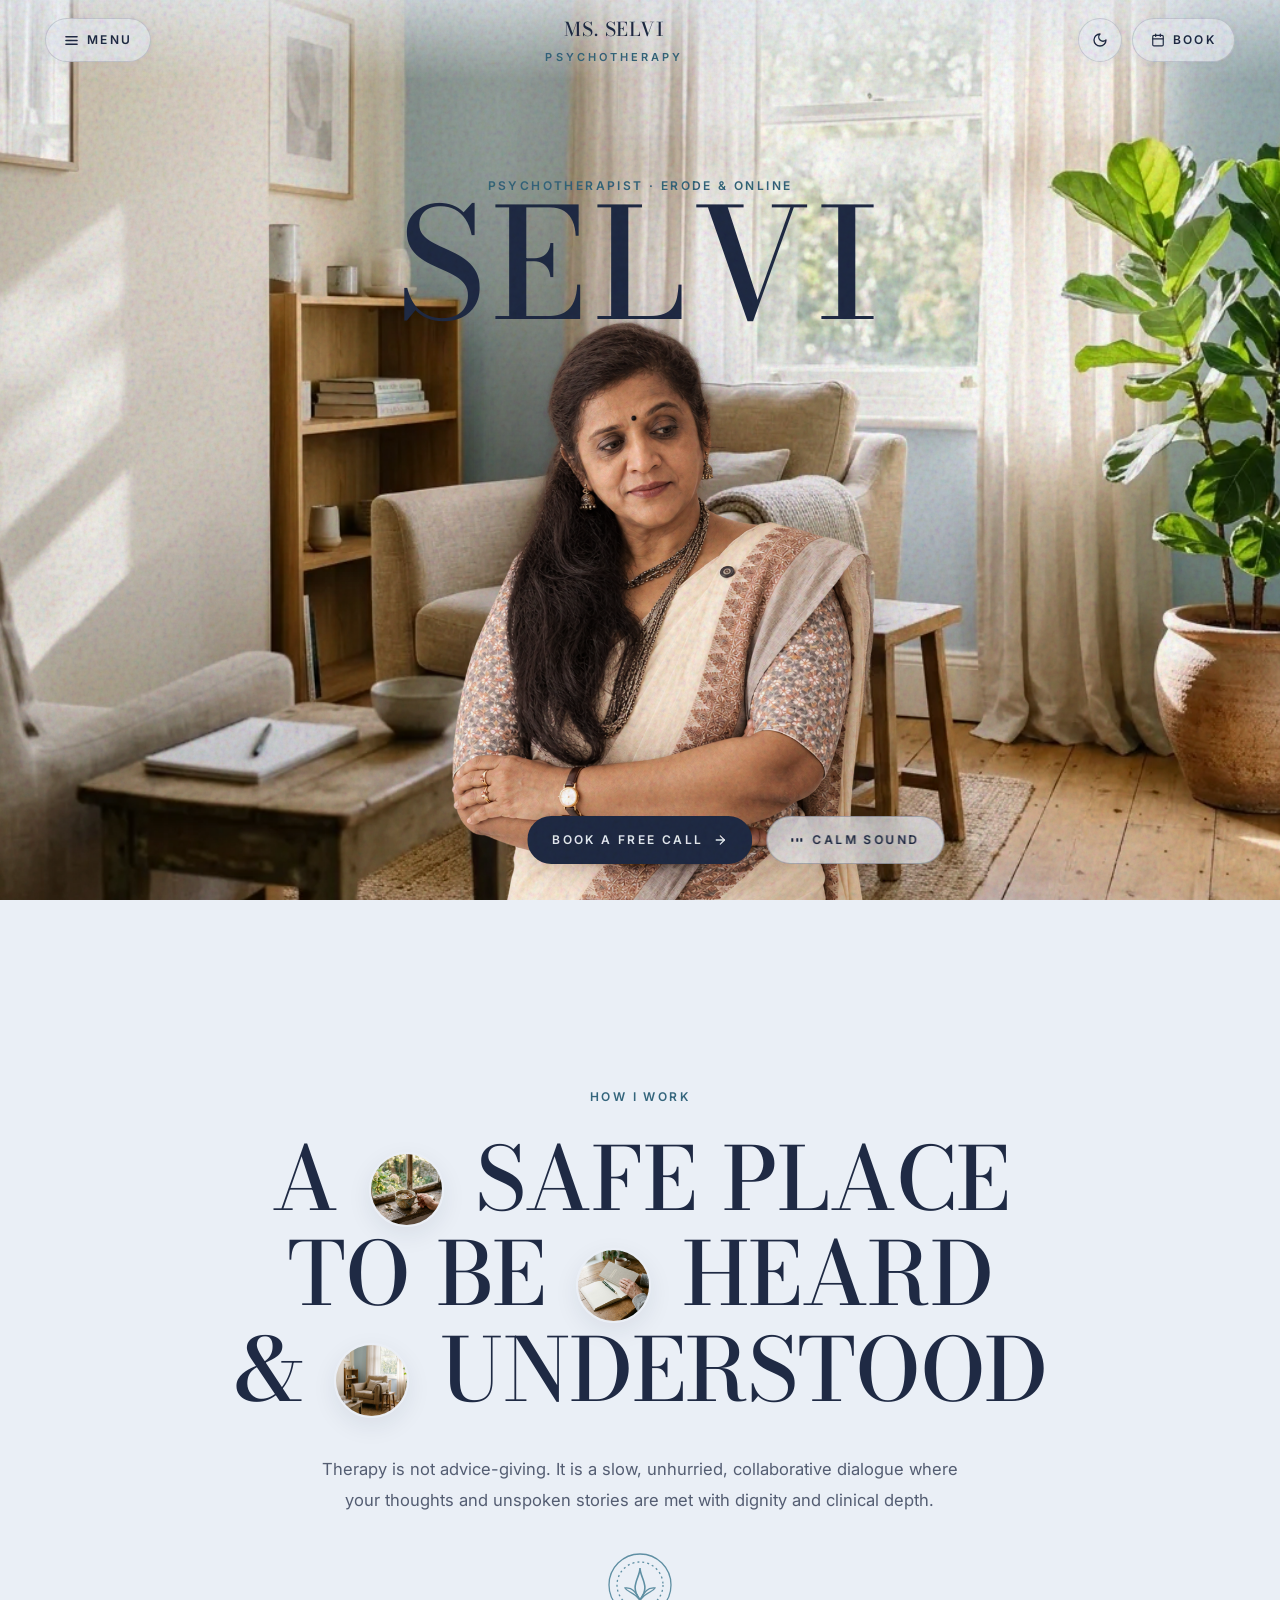
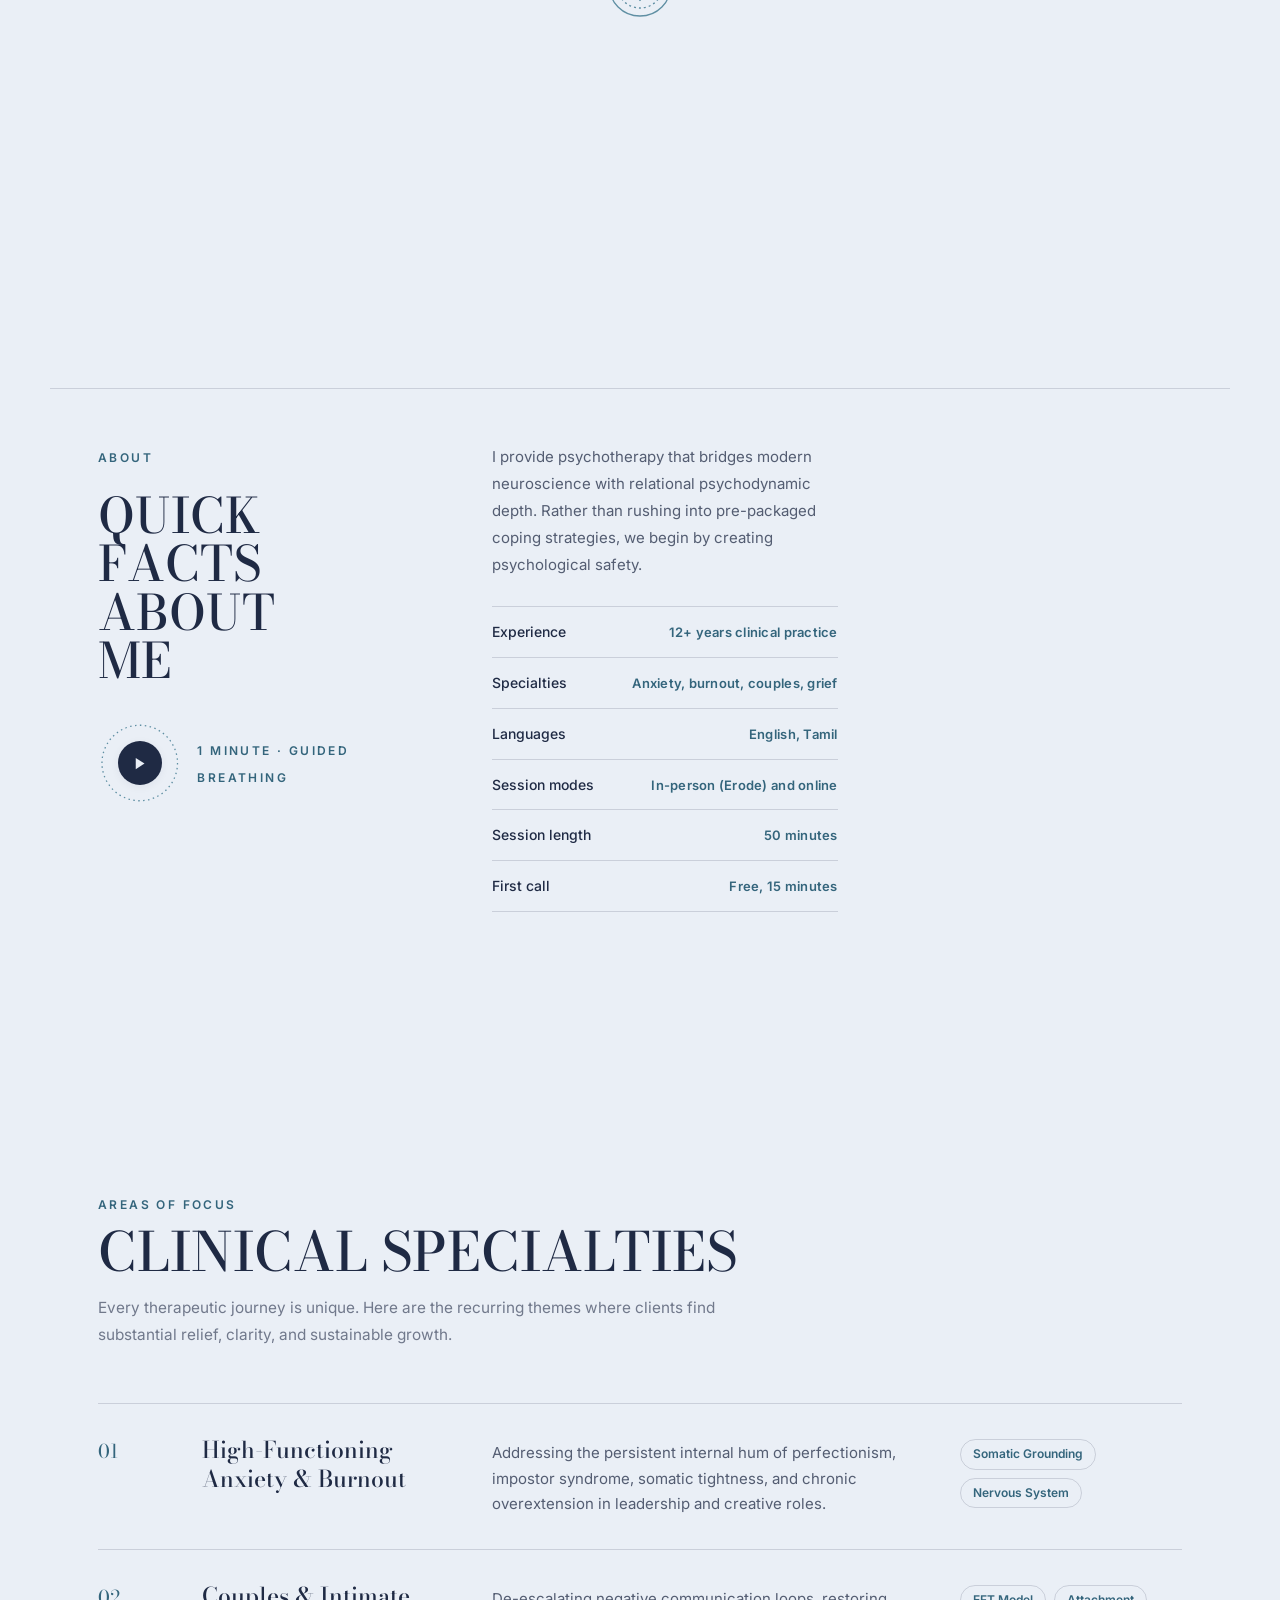
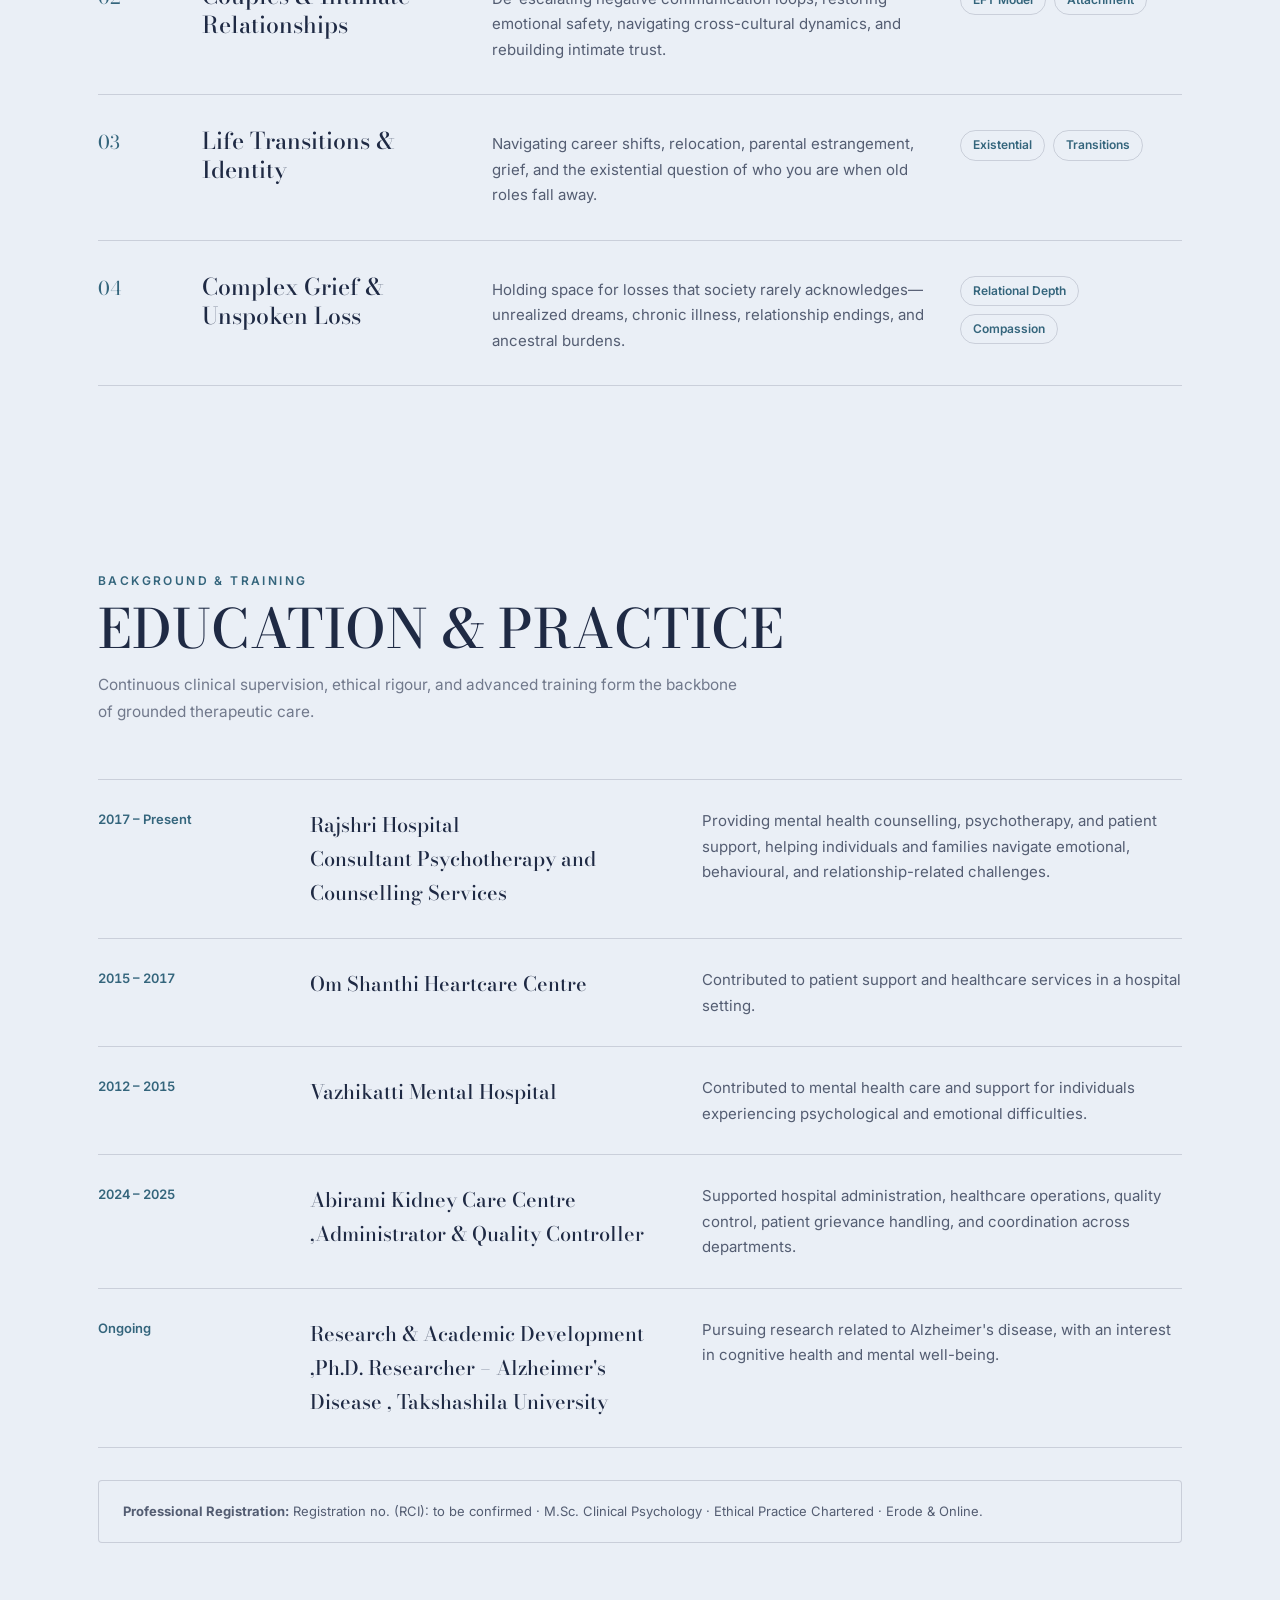
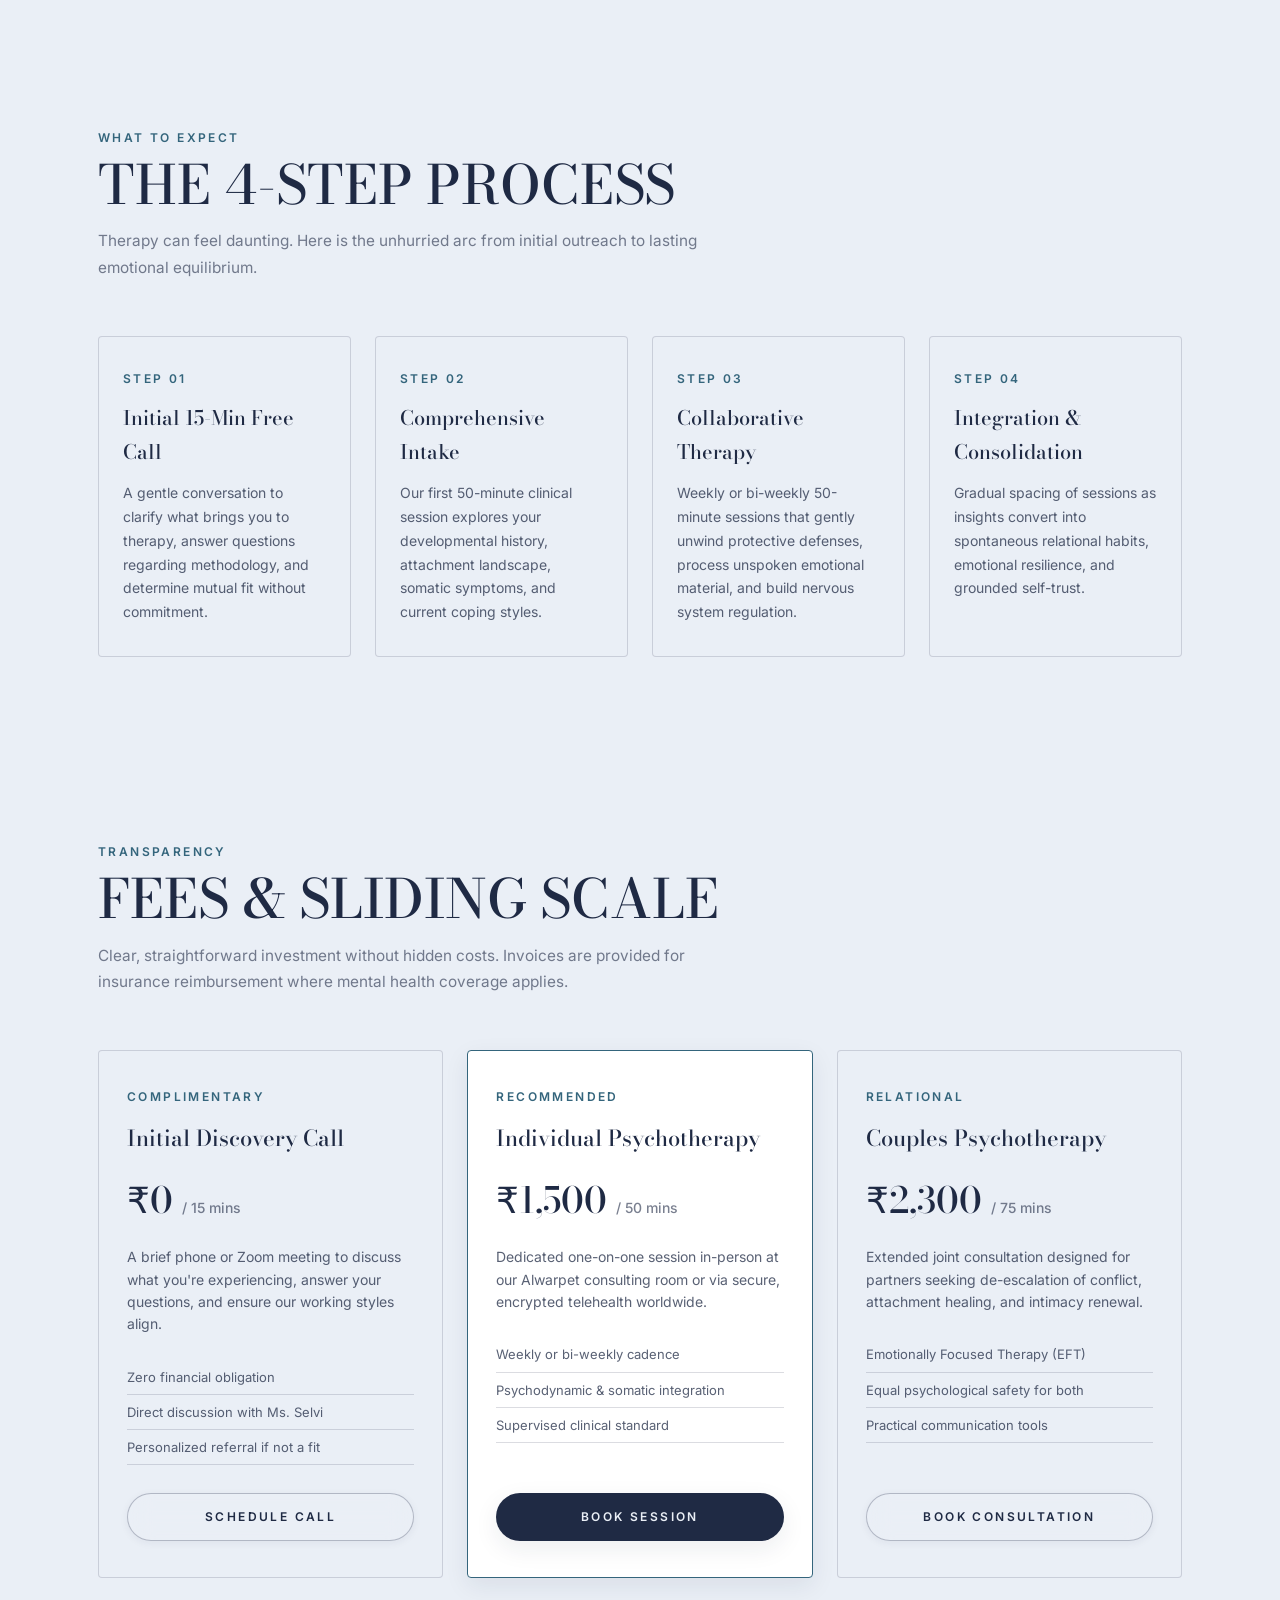
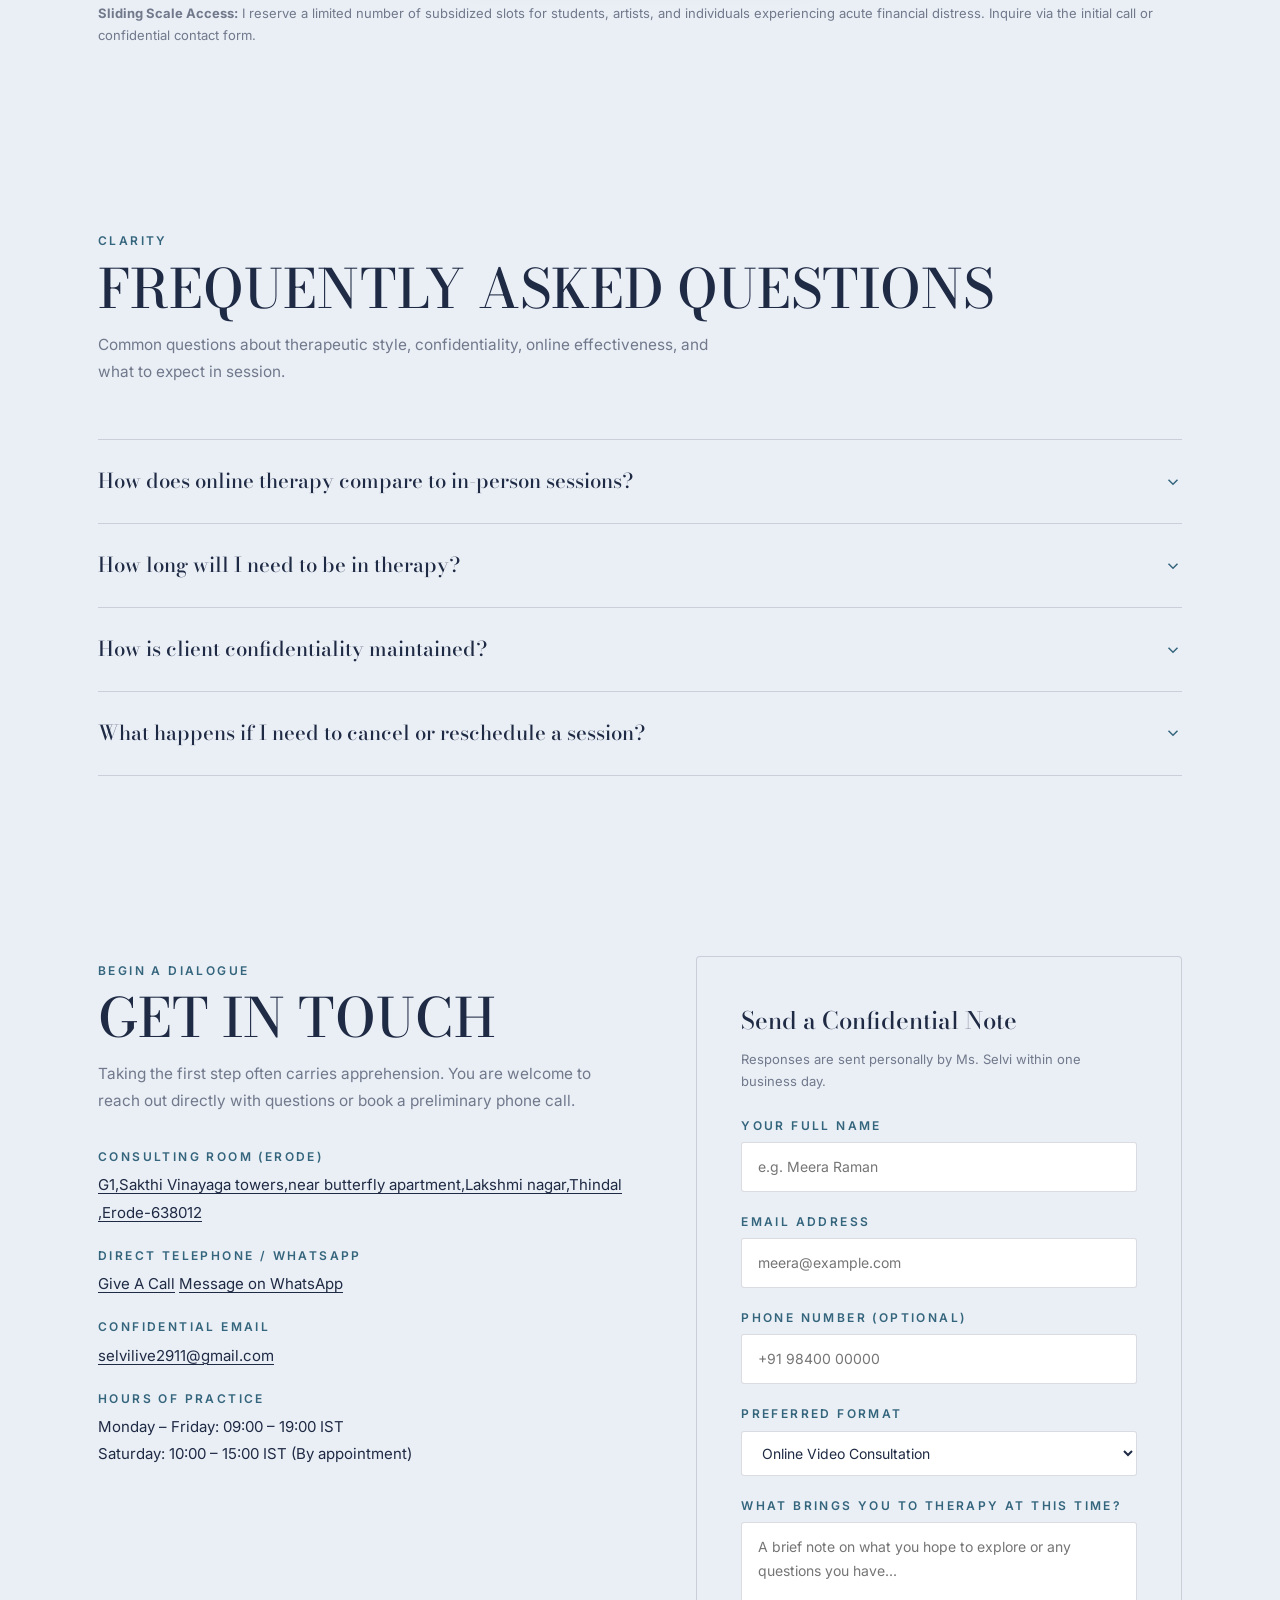
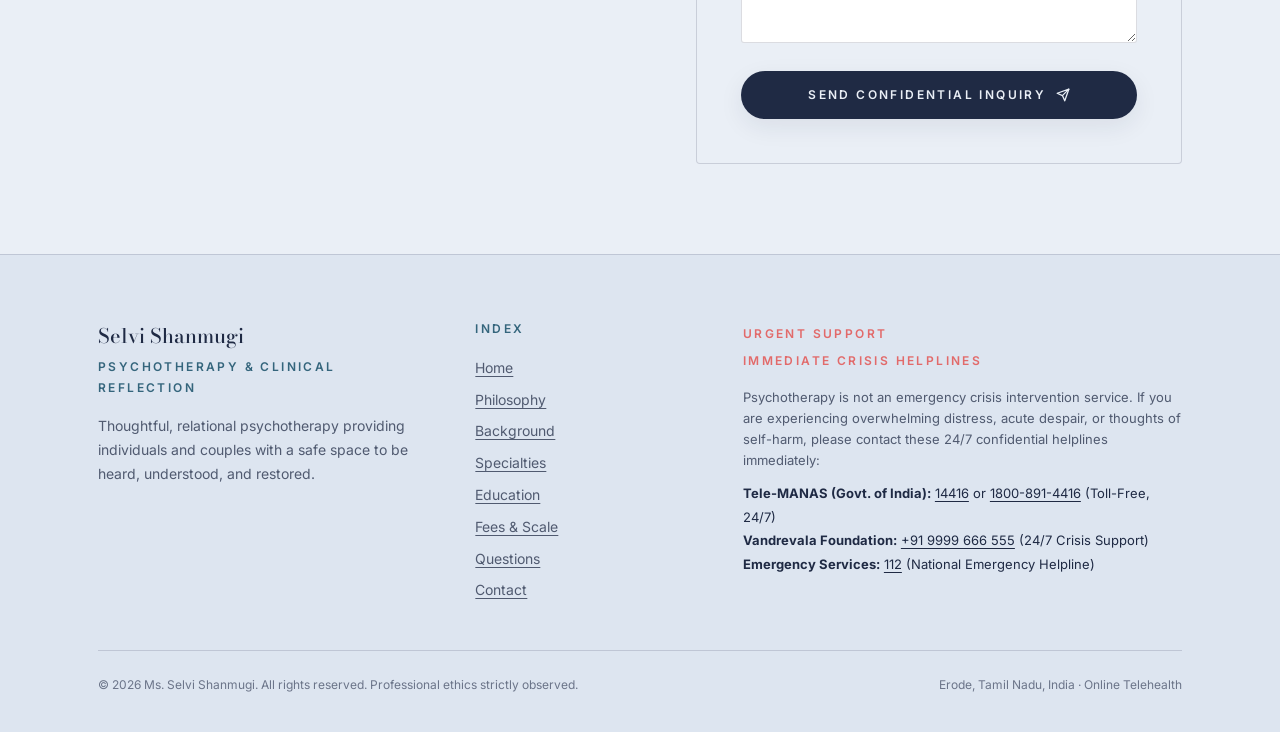
<file: public/index.html>
<!doctype html>
<html lang="en" data-theme="light">
  <head>
    <meta charset="UTF-8" />
    <meta name="viewport" content="width=device-width, initial-scale=1.0, viewport-fit=cover" />
    <title>Ms. Selvi · Psychotherapy (Erode and Online)</title>
    <meta name="description" content="A quiet room to think out loud. Relational, contemplative psychotherapy in Erode and online. Mr. Selvi, M.Sc. Clinical Psychology." />
    <link rel="canonical" href="https://shanmugivibes.online/" />
    
    <!-- Inline Flash-Prevention & No-JS Guard -->
    <script>
      (function() {
        try {
          var saved = localStorage.getItem('shanmugi_theme');
          var theme = saved || (window.matchMedia('(prefers-color-scheme: dark)').matches ? 'dark' : 'light');
          document.documentElement.setAttribute('data-theme', theme);
          document.documentElement.classList.add('js');
        } catch (e) {
          document.documentElement.setAttribute('data-theme', 'light');
          document.documentElement.classList.add('js');
        }
      })();
    </script>

    <!-- Theme Color Sync -->
    <meta name="theme-color" content="#EAEFF6" />

    <!-- Open Graph & Social Cards (Absolute URLs for Production Previewers) -->
    <meta property="og:title" content="Ms. Selvi · Psychotherapy (Erode &amp; Online)" />
    <meta property="og:description" content="A quiet room to think out loud. Psychotherapy in Erode and Online ." />
    <meta property="og:type" content="website" />
    <meta property="og:url" content="https://shanmugivibes.online/" />
    <meta property="og:image" content="https://shanmugivibes.online/assets/images/hero-room.jpg" />
    <meta name="twitter:card" content="summary_large_image" />
    <meta name="twitter:title" content="Ms. Selvi · Psychotherapy (Erode &amp; Online)" />
    <meta name="twitter:description" content="A quiet room to think out loud. Psychotherapy in Erode and Online ." />
    <meta name="twitter:image" content="https://shanmugivibes.online/assets/images/hero-room.jpg" />

 
   <!-- Golden Flame Clinic Favicon -->
   <link rel="icon" type="image/png" href="/favicon.png">
   <link rel="apple-touch-icon" href="/favicon.png">

   <!-- Keep existing manifest -->
    <link rel="manifest" href="/manifest.json">

    <!-- Typography: Bodoni Moda (Optical Size 11) & Inter -->
    <link rel="preconnect" href="https://fonts.googleapis.com" />
    <link rel="preconnect" href="https://fonts.gstatic.com" crossorigin />
    <link href="https://fonts.googleapis.com/css2?family=Bodoni+Moda:ital,opsz,wght@0,6..96,500;0,6..96,600;0,6..96,700;1,6..96,500&family=Inter:wght@400;500;600;700&display=swap" rel="stylesheet" />

    <!-- Main Mobile-First Editorial Stylesheet (Relative Path for Netlify & GitHub Pages) -->
    <link rel="stylesheet" href="css/style.css" />

    <!-- Schema.org JSON-LD Structured Data for MedicalBusiness / Physician -->
    <script type="application/ld+json">
    {
      "@context": "https://schema.org",
      "@type": ["MedicalBusiness", "Physician"],
      "name": "Ms. Selvi Shanmugi - Psychotherapy Practice",
      "image": "https://shanmugivibes.online/assets/images/portrait-tall.jpg",
      "telephone": "+91 7397367364",
      "email": "selvilive2911@gmail.com",
      "address": {
        "@type": "PostalAddress",
        "streetAddress": "G1,Sakthi Vinayaga towers,near butterfly apartment,Lakshmi nagar,Thindal",
        "addressLocality": "Erode",
        "addressRegion": "Tamil Nadu",
        "postalCode": "638012",
        "addressCountry": "IN"
      },
      "priceRange": "$$",
      "medicalSpecialty": ["ClinicalPsychology", "Psychotherapy"],
      "openingHours": "Mo-Fr 09:00-19:00, Sa 10:00-15:00",
      "description": "Quiet wellness magazine editorial portfolio for Ms. Selvi Shanmugi, M.Sc. Clinical Psychology. Thoughtful psychotherapy in Erode and online."
    }
    </script>
  </head>
  <body>
    <!-- Fixed Noise Texture Overlay (Disabled on mobile) -->
    <div class="site-grain-overlay" aria-hidden="true"></div>

    <!-- Accessibility Skip Link -->
    <a href="#main-content" class="skip-link">Skip to main content</a>

    <!-- Main Page Layout Wrapper -->
    <div class="site-wrapper" id="site-wrapper">

      <!-- ====================================================================
           1 · HERO VIEWPORT
           Nav and Bottom Actions are direct children of the viewport (never cropped)
           ==================================================================== -->
      <header class="hero-viewport" id="hero">
        
        <!-- Pinned Top Navigation (Always inside visible viewport) -->
        <nav class="hero-nav" aria-label="Primary Navigation">
          <a href="#menu-modal" class="hero-nav-btn js-open-menu" aria-label="Open Navigation Menu">
            <svg width="15" height="15" viewBox="0 0 24 24" fill="none" stroke="currentColor" stroke-width="2.2" stroke-linecap="round" aria-hidden="true">
              <line x1="3" y1="12" x2="21" y2="12"></line>
              <line x1="3" y1="6" x2="21" y2="6"></line>
              <line x1="3" y1="18" x2="21" y2="18"></line>
            </svg>
            <span>MENU</span>
          </a>

          <a href="#hero" class="hero-nav-brand" aria-label="Dr. Selvi Psychotherapy Home">
            <span class="brand-name">Ms. Selvi</span>
            <span class="brand-sub">PSYCHOTHERAPY</span>
          </a>

          <div class="hero-nav-right">
            <!-- Dark Mode Toggle Button -->
            <button class="theme-toggle-btn js-theme-toggle" aria-label="Toggle Dark Paper Mode" title="Toggle theme">
              <svg width="16" height="16" viewBox="0 0 24 24" fill="none" stroke="currentColor" stroke-width="2" stroke-linecap="round" stroke-linejoin="round" aria-hidden="true">
                <path d="M12 3a6 6 0 0 0 9 9 9 9 0 1 1-9-9Z"></path>
              </svg>
            </button>

            <!-- Book Consultation Trigger -->
            <a href="#booking-modal" class="hero-nav-btn js-open-booking" aria-label="Schedule a Consultation">
              <svg width="14" height="14" viewBox="0 0 24 24" fill="none" stroke="currentColor" stroke-width="2" stroke-linecap="round" stroke-linejoin="round" aria-hidden="true">
                <rect width="18" height="18" x="3" y="4" rx="2" ry="2"></rect>
                <line x1="16" y1="2" x2="16" y2="6"></line>
                <line x1="8" y1="2" x2="8" y2="6"></line>
                <line x1="3" y1="10" x2="21" y2="10"></line>
              </svg>
              <span>BOOK</span>
            </a>
          </div>
        </nav>

        <!-- Art-Directed Stage (2688:1520 Ratio, Three Layers Only) -->
        <div class="hero-stage" id="hero-stage">
          
          <!-- Layer 1: Background Room Photo + Bottom Melt Gradient -->
          <div class="hero-photo-layer" id="hero-photo">
            <picture class="hero-bg-picture">
              <!-- Mobile WebP crops (480w, 768w) with explicit sizes for maximum performance -->
              <source
                media="(max-width: 768px)"
                type="image/webp"
                srcset="assets/images/hero-room-480.webp 480w, assets/images/hero-room-mobile.webp 768w"
                sizes="(max-width: 480px) 100vw, 100vw"
              />
              <!-- Mobile JPEG fallbacks (480w, 768w) with explicit sizes -->
              <source
                media="(max-width: 768px)"
                type="image/jpeg"
                srcset="assets/images/hero-room-480.jpg 480w, assets/images/hero-room-mobile.jpg 768w"
                sizes="(max-width: 480px) 100vw, 100vw"
              />
              <!-- Modern desktop WebP format (96KB vs 744KB JPEG) -->
              <source
                type="image/webp"
                srcset="assets/images/hero-room.webp 1376w"
                sizes="100vw"
              />
              <!-- Responsive desktop & mobile JPEG fallback with srcset and sizes -->
              <img
                src="assets/images/hero-room.jpg"
                srcset="assets/images/hero-room-480.jpg 480w, assets/images/hero-room-mobile.jpg 768w, assets/images/hero-room.jpg 1376w"
                sizes="(max-width: 480px) 100vw, (max-width: 768px) 100vw, 100vw"
                alt="Quiet, sunlit psychotherapy consulting room in Erode with morning light, linen curtains and plants"
                class="hero-bg-img"
                id="hero-bg-img"
                width="2688"
                height="1520"
                fetchpriority="high"
                decoding="async"
              />
            </picture>
            <!-- Paper-coloured gradient layer that melts into paper on scroll -->
            <div class="hero-melt-gradient" id="hero-melt-gradient" aria-hidden="true"></div>
          </div>

          <!-- Layer 2: Title Block (Top 19%, Centered) -->
          <div class="hero-title-block" id="hero-title-block">
            <span class="hero-title-label">PSYCHOTHERAPIST · ERODE &amp; ONLINE</span>
            <h1 class="hero-display-title" id="hero-title" aria-label="Selvi">
              <span class="hero-char" aria-hidden="true" style="--i:0">S</span><span class="hero-char" aria-hidden="true" style="--i:1">E</span><span class="hero-char" aria-hidden="true" style="--i:2">L</span><span class="hero-char" aria-hidden="true" style="--i:3">V</span><span class="hero-char" aria-hidden="true" style="--i:4">I</span>
            </h1>
          </div>

          <!-- Layer 3: Therapist Cut-out (Left 30%, Top 32%, Width 40% - Using gg.png) -->
          <div class="hero-cutout-layer" id="hero-cutout">
            <picture>
              <source media="(max-width: 760px)" srcset="assets/images/ggg1.png" type="image/png" />
              <source srcset="assets/images/ggg1.png" type="image/png" />
              <img
                src="assets/images/ggg1.png"
                alt="Portrait cut-out of Dr. Selvi seated thoughtfully in her consulting room"
                class="hero-cutout-img"
                id="hero-cutout-img"
                width="801"
                height="967"
                fetchpriority="high"
                onerror="this.onerror=null; this.src='assets/images/ggg1.png';"
              />
            </picture>
          </div>

        </div>

        <!-- Pinned Bottom Actions (Outside stage, siblings inside hero-viewport) -->
        <div class="hero-bottom-actions" id="hero-bottom-actions">
          <a href="#booking-modal" class="btn btn-primary js-open-booking hero-btn-center">
            <span>BOOK A FREE CALL</span>
            <svg width="14" height="14" viewBox="0 0 24 24" fill="none" stroke="currentColor" stroke-width="2.2" stroke-linecap="round" stroke-linejoin="round" aria-hidden="true">
              <path d="M5 12h14"></path>
              <path d="m12 5 7 7-7 7"></path>
            </svg>
          </a>
          <!-- Ambient Sound Button (Opt-in: never autoplay. Desktop button; on phone dock handles it) -->
          <button class="btn btn-secondary btn-calm-sound js-toggle-sound" aria-label="Play peaceful ambient soundscape" title="Play soothing ambient sound">
            <span class="audio-soundwave" aria-hidden="true">
              <span></span>
              <span></span>
              <span></span>
            </span>
            <span class="btn-calm-label">CALM SOUND</span>
          </button>
        </div>
      </header>

      <!-- Main Content Flow -->
      <main id="main-content">

        <!-- ==================================================================
             2 · STATEMENT (Full Viewport, Centred)
             ================================================================== -->
        <section class="statement-viewport" id="statement" aria-label="Statement of Practice">
          <div class="statement-inner">
            <div class="statement-label">
              <span class="label-caps">HOW I WORK</span>
              <h2 class="sr-only">How I Work</h2>
            </div>

            <!-- Uppercase Bodoni Lines with 0.86em Inline Round Photo Pills -->
            <div class="statement-quote-lines" id="stmt-quote" aria-label="A safe place to be heard and understood">
              <div class="statement-line">
                <span class="stmt-text-part" data-text="A">A</span>
                <span class="pill-photo-inline" aria-hidden="true">
                  <img src="assets/images/pill-teacup.jpg" alt="Herbal tea cup by a sunlit window" width="400" height="400" loading="lazy" />
                </span>
                <span class="stmt-text-part" data-text="SAFE PLACE">SAFE PLACE</span>
              </div>
              <div class="statement-line">
                <span class="stmt-text-part" data-text="TO BE">TO BE</span>
                <span class="pill-photo-inline" aria-hidden="true">
                  <img src="assets/images/pill-journal.jpg" alt="Mindfulness journal and fountain pen" width="400" height="400" loading="lazy" />
                </span>
                <span class="stmt-text-part" data-text="HEARD">HEARD</span>
              </div>
              <div class="statement-line">
                <span class="stmt-text-part" data-text="&">&</span>
                <span class="pill-photo-inline" aria-hidden="true">
                  <img src="assets/images/hero-room.jpg" alt="Quiet consulting room" width="400" height="400" loading="lazy" />
                </span>
                <span class="stmt-text-part" data-text="UNDERSTOOD">UNDERSTOOD</span>
              </div>
            </div>

            <p class="statement-caption reveal-fade" id="stmt-caption">
              Therapy is not advice-giving. It is a slow, unhurried, collaborative dialogue where your thoughts and unspoken stories are met with dignity and clinical depth.
            </p>

            <!-- 66px Sea Line Emblem: Double Ring (outer solid, inner dashed) with Lotus Leaf -->
            <div class="emblem-wrapper" id="stmt-emblem">
              <svg class="emblem-ring" viewBox="0 0 66 66" fill="none" stroke="currentColor" stroke-width="1.3" aria-hidden="true">
                <circle cx="33" cy="33" r="31" />
                <circle cx="33" cy="33" r="23" stroke-dasharray="2 3" />
                <path d="M33 16 C33 26 22 34 33 48 C44 34 33 26 33 16 Z" stroke-width="1.6" />
                <path d="M33 48 C27 40 20 40 18 36 C24 35 29 39 33 48 Z" />
                <path d="M33 48 C39 40 46 40 48 36 C42 35 37 39 33 48 Z" />
              </svg>
            </div>
          </div>
        </section>

        <!-- ==================================================================
             3 · QUICK FACTS (Full Viewport, 1180px Column, 3 Columns)
             ================================================================== -->
        <section class="facts-viewport" id="quick-facts" aria-labelledby="facts-title">
          <div class="editorial-container facts-container">
            <div class="facts-grid">
              
              <!-- Left Column: Label, QUICK FACTS ABOUT ME, 84px Play Badge, Caption -->
              <div class="facts-col-left" id="facts-col-left">
                <span class="label-caps">ABOUT</span>
                <h2 class="facts-display-title" id="facts-title" aria-label="Quick facts about me">
                  <span class="word-line" data-text="QUICK">QUICK</span>
                  <span class="word-line" data-text="FACTS">FACTS</span>
                  <span class="word-line" data-text="ABOUT">ABOUT</span>
                  <span class="word-line" data-text="ME">ME</span>
                </h2>

                <div class="breathing-badge-container">
                  <button class="badge-dial-btn" id="start-breathing-badge" aria-label="Open 1-Minute Guided Somatic Breathing Exercise">
                    <!-- 84px Badge with 48 Radial Ticks turning once every 16s -->
                    <svg class="dial-ticks-svg" viewBox="0 0 84 84" fill="none" stroke="currentColor" stroke-width="1.3" aria-hidden="true">
                      <circle cx="42" cy="42" r="38" stroke-dasharray="1.5 3.47" />
                    </svg>
                    <div class="badge-center-play">
                      <svg width="15" height="15" viewBox="0 0 24 24" fill="currentColor" aria-hidden="true">
                        <polygon points="6 3 20 12 6 21 6 3"></polygon>
                      </svg>
                    </div>
                  </button>
                  <div class="badge-caption-box">
                    <span class="badge-caption-label">1 MINUTE · GUIDED BREATHING</span>
                  </div>
                </div>
              </div>

              <!-- Middle Column: 15px Bio Paragraph & Facts Table -->
              <div class="facts-col-middle" id="facts-col-middle">
                <p class="facts-bio-text">
                  I provide psychotherapy that bridges modern neuroscience with relational psychodynamic depth. Rather than rushing into pre-packaged coping strategies, we begin by creating psychological safety.
                </p>

                <div class="facts-table" role="table" aria-label="Practice Quick Facts">
                  <div class="facts-row" role="row">
                    <span class="facts-row-label" role="rowheader">Experience</span>
                    <span class="facts-row-val" role="cell">12+ years clinical practice</span>
                  </div>
                  <div class="facts-row" role="row">
                    <span class="facts-row-label" role="rowheader">Specialties</span>
                    <span class="facts-row-val" role="cell">Anxiety, burnout, couples, grief</span>
                  </div>
                  <div class="facts-row" role="row">
                    <span class="facts-row-label" role="rowheader">Languages</span>
                    <span class="facts-row-val" role="cell">English, Tamil</span>
                  </div>
                  <div class="facts-row" role="row">
                    <span class="facts-row-label" role="rowheader">Session modes</span>
                    <span class="facts-row-val" role="cell">In-person (Erode) and online</span>
                  </div>
                  <div class="facts-row" role="row">
                    <span class="facts-row-label" role="rowheader">Session length</span>
                    <span class="facts-row-val" role="cell">50 minutes</span>
                  </div>
                  <div class="facts-row" role="row">
                    <span class="facts-row-label" role="rowheader">First call</span>
                    <span class="facts-row-val" role="cell">Free, 15 minutes</span>
                  </div>
                </div>
              </div>

              <!-- Right Column: Tall 2:3 Portrait with Scroll Parallax (±7%) -->
              <div class="facts-col-right" id="facts-col-right">
                <div class="portrait-frame-2x3" id="facts-portrait-frame">
                  <picture class="facts-portrait-picture">
                    <source
                      media="(max-width: 768px)"
                      type="image/jpeg"
                      srcset="assets/images/mm.jpeg 450w"
                      sizes="(max-width: 768px) 100vw, 440px"
                    />
                    <source
                      type="image/webp"
                      srcset="assets/images/mm.jpeg 450w, assets/images/mm.jpeg 848w"
                      sizes="(max-width: 768px) 100vw, (max-width: 1024px) 50vw, 440px"
                    />
                    <img
                      src="assets/images/mm.jpeg"
                      srcset="assets/images/mm.jpeg 450w, assets/images/mm.jpeg 848w"
                      sizes="(max-width: 768px) 100vw, (max-width: 1024px) 50vw, 440px"
                      alt="Dr. Selvi Shanmugi seated in her tranquil consulting library in Erode"
                      class="portrait-img-2x3"
                      id="facts-portrait-img"
                      width="848"
                      height="1272"
                      loading="lazy"
                      decoding="async"
                    />
                  </picture>
                </div>
              </div>

            </div>
          </div>
        </section>

        <!-- ==================================================================
             4 · CLINICAL SPECIALTIES
             ================================================================== -->
        <section class="editorial-section" id="specialties" aria-labelledby="specialties-title">
          <div class="editorial-container">
            <div class="section-header-editorial reveal-fade">
              <span class="label-caps">AREAS OF FOCUS</span>
              <h2 class="section-headline" id="specialties-title">CLINICAL SPECIALTIES</h2>
              <p class="section-subtext">
                Every therapeutic journey is unique. Here are the recurring themes where clients find substantial relief, clarity, and sustainable growth.
              </p>
            </div>

            <div class="specialties-list">
              
              <article class="specialty-item reveal-fade">
                <span class="specialty-num">01</span>
                <h3 class="specialty-title">High-Functioning Anxiety & Burnout</h3>
                <p class="specialty-body">
                  Addressing the persistent internal hum of perfectionism, impostor syndrome, somatic tightness, and chronic overextension in leadership and creative roles.
                </p>
                <div class="specialty-tags">
                  <span class="specialty-tag">Somatic Grounding</span>
                  <span class="specialty-tag">Nervous System</span>
                </div>
              </article>

              <article class="specialty-item reveal-fade">
                <span class="specialty-num">02</span>
                <h3 class="specialty-title">Couples & Intimate Relationships</h3>
                <p class="specialty-body">
                  De-escalating negative communication loops, restoring emotional safety, navigating cross-cultural dynamics, and rebuilding intimate trust.
                </p>
                <div class="specialty-tags">
                  <span class="specialty-tag">EFT Model</span>
                  <span class="specialty-tag">Attachment</span>
                </div>
              </article>

              <article class="specialty-item reveal-fade">
                <span class="specialty-num">03</span>
                <h3 class="specialty-title">Life Transitions & Identity</h3>
                <p class="specialty-body">
                  Navigating career shifts, relocation, parental estrangement, grief, and the existential question of who you are when old roles fall away.
                </p>
                <div class="specialty-tags">
                  <span class="specialty-tag">Existential</span>
                  <span class="specialty-tag">Transitions</span>
                </div>
              </article>

              <article class="specialty-item reveal-fade">
                <span class="specialty-num">04</span>
                <h3 class="specialty-title">Complex Grief & Unspoken Loss</h3>
                <p class="specialty-body">
                  Holding space for losses that society rarely acknowledges—unrealized dreams, chronic illness, relationship endings, and ancestral burdens.
                </p>
                <div class="specialty-tags">
                  <span class="specialty-tag">Relational Depth</span>
                  <span class="specialty-tag">Compassion</span>
                </div>
              </article>

            </div>
          </div>
        </section>

        <!-- ==================================================================
             5 · EDUCATION, CREDENTIALS & PRACTICE
             ================================================================== -->
        <section class="editorial-section" id="credentials" aria-labelledby="credentials-title">
          <div class="editorial-container">
            <div class="section-header-editorial reveal-fade">
              <span class="label-caps">BACKGROUND & TRAINING</span>
              <h2 class="section-headline" id="credentials-title">EDUCATION & PRACTICE</h2>
              <p class="section-subtext">
                Continuous clinical supervision, ethical rigour, and advanced training form the backbone of grounded therapeutic care.
              </p>
            </div>

            <div class="timeline-list">
              
              <div class="timeline-row reveal-fade">
                <span class="timeline-year">2017 – Present</span>
                <h3 class="timeline-title">Rajshri Hospital <p>Consultant Psychotherapy and Counselling Services</p></h3>
                <p class="timeline-desc">
                  Providing mental health counselling, psychotherapy, and patient support, helping individuals and families navigate emotional, behavioural, and relationship-related challenges. </p>
              </div>

              <div class="timeline-row reveal-fade">
                <span class="timeline-year">2015 – 2017</span>
                <h3 class="timeline-title">Om Shanthi Heartcare Centre </h3>
                <p class="timeline-desc">Contributed to patient support and healthcare services in a hospital setting.
                </p>
              </div>

              <div class="timeline-row reveal-fade">
                <span class="timeline-year">2012 – 2015</span>
                <h3 class="timeline-title">Vazhikatti Mental Hospital</h3>
                <p class="timeline-desc">
                 Contributed to mental health care and support for individuals experiencing psychological and emotional difficulties.
                </p>
              </div>

              <div class="timeline-row reveal-fade">
                <span class="timeline-year">2024 – 2025</span>
                <h3 class="timeline-title">Abirami Kidney Care Centre ,Administrator & Quality Controller </h3>
                <p class="timeline-desc">
                 Supported hospital administration, healthcare operations, quality control, patient grievance handling, and coordination across departments.
                </p>
              </div>

              <div class="timeline-row reveal-fade">
                <span class="timeline-year">Ongoing</span>
                <h3 class="timeline-title">Research & Academic Development ,Ph.D. Researcher – Alzheimer's Disease ,
Takshashila University</h3>
                <p class="timeline-desc">
                  Pursuing research related to Alzheimer's disease, with an interest in cognitive health and mental well-being.
              </div>

            </div>

            <!-- Registration number line placeholder clearly marked to be confirmed -->
            <div class="credentials-disclaimer reveal-fade">
              <strong>Professional Registration:</strong> Registration no. (RCI): <!-- TODO: confirm with Ms. Selvi --> to be confirmed · M.Sc. Clinical Psychology · Ethical Practice Chartered · Erode & Online.
            </div>
          </div>
        </section>

        <!-- ==================================================================
             6 · 4-STEP PROCESS
             ================================================================== -->
        <section class="editorial-section" id="how-it-works" aria-labelledby="process-title">
          <div class="editorial-container">
            <div class="section-header-editorial reveal-fade">
              <span class="label-caps">WHAT TO EXPECT</span>
              <h2 class="section-headline" id="process-title">THE 4-STEP PROCESS</h2>
              <p class="section-subtext">
                Therapy can feel daunting. Here is the unhurried arc from initial outreach to lasting emotional equilibrium.
              </p>
            </div>

            <div class="process-grid">
              
              <div class="process-step-card reveal-fade">
                <div class="process-step-num">Step 01</div>
                <h3 class="process-step-title">Initial 15-Min Free Call</h3>
                <p class="process-step-body">
                  A gentle conversation to clarify what brings you to therapy, answer questions regarding methodology, and determine mutual fit without commitment.
                </p>
              </div>

              <div class="process-step-card reveal-fade">
                <div class="process-step-num">Step 02</div>
                <h3 class="process-step-title">Comprehensive Intake</h3>
                <p class="process-step-body">
                  Our first 50-minute clinical session explores your developmental history, attachment landscape, somatic symptoms, and current coping styles.
                </p>
              </div>

              <div class="process-step-card reveal-fade">
                <div class="process-step-num">Step 03</div>
                <h3 class="process-step-title">Collaborative Therapy</h3>
                <p class="process-step-body">
                  Weekly or bi-weekly 50-minute sessions that gently unwind protective defenses, process unspoken emotional material, and build nervous system regulation.
                </p>
              </div>

              <div class="process-step-card reveal-fade">
                <div class="process-step-num">Step 04</div>
                <h3 class="process-step-title">Integration & Consolidation</h3>
                <p class="process-step-body">
                  Gradual spacing of sessions as insights convert into spontaneous relational habits, emotional resilience, and grounded self-trust.
                </p>
              </div>

            </div>
          </div>
        </section>

        <!-- ==================================================================
             7 · FEES & SLIDING SCALE
             ================================================================== -->
        <section class="editorial-section" id="fees" aria-labelledby="fees-title">
          <div class="editorial-container">
            <div class="section-header-editorial reveal-fade">
              <span class="label-caps">TRANSPARENCY</span>
              <h2 class="section-headline" id="fees-title">FEES & SLIDING SCALE</h2>
              <p class="section-subtext">
                Clear, straightforward investment without hidden costs. Invoices are provided for insurance reimbursement where mental health coverage applies.
              </p>
            </div>

            <div class="fees-grid">
              
              <div class="fee-card reveal-fade">
                <span class="fee-badge">COMPLIMENTARY</span>
                <h3 class="fee-title">Initial Discovery Call</h3>
                <div class="fee-amount">₹0 <span class="fee-period">/ 15 mins</span></div>
                <p class="fee-desc">
                  A brief phone or Zoom meeting to discuss what you're experiencing, answer your questions, and ensure our working styles align.
                </p>
                <ul class="fee-perks">
                  <li>Zero financial obligation</li>
                  <li>Direct discussion with Ms. Selvi</li>
                  <li>Personalized referral if not a fit</li>
                </ul>
                <a href="#booking-modal" class="btn btn-secondary js-open-booking" style="width: 100%; margin-top: auto;">Schedule Call</a>
              </div>

              <div class="fee-card fee-card-featured reveal-fade">
                <span class="fee-badge fee-badge-accent">RECOMMENDED</span>
                <h3 class="fee-title">Individual Psychotherapy</h3>
                <div class="fee-amount">₹1,500 <span class="fee-period">/ 50 mins</span></div>
                <p class="fee-desc">
                  Dedicated one-on-one session in-person at our Alwarpet consulting room or via secure, encrypted telehealth worldwide.
                </p>
                <ul class="fee-perks">
                  <li>Weekly or bi-weekly cadence</li>
                  <li>Psychodynamic & somatic integration</li>
                  <li>Supervised clinical standard</li>
                </ul>
                <a href="#booking-modal" class="btn btn-primary js-open-booking" style="width: 100%; margin-top: auto;">Book Session</a>
              </div>

              <div class="fee-card reveal-fade">
                <span class="fee-badge">RELATIONAL</span>
                <h3 class="fee-title">Couples Psychotherapy</h3>
                <div class="fee-amount">₹2,300 <span class="fee-period">/ 75 mins</span></div>
                <p class="fee-desc">
                  Extended joint consultation designed for partners seeking de-escalation of conflict, attachment healing, and intimacy renewal.
                </p>
                <ul class="fee-perks">
                  <li>Emotionally Focused Therapy (EFT)</li>
                  <li>Equal psychological safety for both</li>
                  <li>Practical communication tools</li>
                </ul>
                <a href="#booking-modal" class="btn btn-secondary js-open-booking" style="width: 100%; margin-top: auto;">Book Consultation</a>
              </div>

            </div>

            <div class="sliding-scale-note reveal-fade">
              <strong>Sliding Scale Access:</strong> I reserve a limited number of subsidized slots for students, artists, and individuals experiencing acute financial distress. Inquire via the initial call or confidential contact form.
            </div>
          </div>
        </section>

        <!-- ==================================================================
             8 · FREQUENTLY ASKED QUESTIONS
             ================================================================== -->
        <section class="editorial-section" id="faqs" aria-labelledby="faqs-title">
          <div class="editorial-container">
            <div class="section-header-editorial reveal-fade">
              <span class="label-caps">CLARITY</span>
              <h2 class="section-headline" id="faqs-title">FREQUENTLY ASKED QUESTIONS</h2>
              <p class="section-subtext">
                Common questions about therapeutic style, confidentiality, online effectiveness, and what to expect in session.
              </p>
            </div>

            <div class="faq-accordion">
              
              <details class="faq-item reveal-fade">
                <summary class="faq-trigger">
                  <span>How does online therapy compare to in-person sessions?</span>
                  <svg class="faq-icon-arrow" viewBox="0 0 24 24" fill="none" stroke="currentColor" stroke-width="2" aria-hidden="true">
                    <polyline points="6 9 12 15 18 9"></polyline>
                  </svg>
                </summary>
                <div class="faq-content">
                  <div class="faq-answer-inner">
                    Clinical studies and client experience demonstrate that online psychotherapy delivers comparable therapeutic depth and outcomes for most clients when conducted in a quiet, confidential space. Many clients find it easier to integrate somatic awareness into their everyday home environment.
                  </div>
                </div>
              </details>

              <details class="faq-item reveal-fade">
                <summary class="faq-trigger">
                  <span>How long will I need to be in therapy?</span>
                  <svg class="faq-icon-arrow" viewBox="0 0 24 24" fill="none" stroke="currentColor" stroke-width="2" aria-hidden="true">
                    <polyline points="6 9 12 15 18 9"></polyline>
                  </svg>
                </summary>
                <div class="faq-content">
                  <div class="faq-answer-inner">
                    Therapy duration is collaborative and customized. Some individuals seek short-term counseling (8 to 14 sessions) focused on a specific life transition, while others choose open-ended psychodynamic exploration to address deeply rooted emotional patterns. We periodically review our progress together.
                  </div>
                </div>
              </details>

              <details class="faq-item reveal-fade">
                <summary class="faq-trigger">
                  <span>How is client confidentiality maintained?</span>
                  <svg class="faq-icon-arrow" viewBox="0 0 24 24" fill="none" stroke="currentColor" stroke-width="2" aria-hidden="true">
                    <polyline points="6 9 12 15 18 9"></polyline>
                  </svg>
                </summary>
                <div class="faq-content">
                  <div class="faq-answer-inner">
                    Everything shared in session is held under strict professional confidentiality in accordance with clinical psychology ethics. Information is never disclosed to family members, employers, or third parties except in rare cases where there is an imminent risk of serious physical harm to yourself or others.
                  </div>
                </div>
              </details>

              <details class="faq-item reveal-fade">
                <summary class="faq-trigger">
                  <span>What happens if I need to cancel or reschedule a session?</span>
                  <svg class="faq-icon-arrow" viewBox="0 0 24 24" fill="none" stroke="currentColor" stroke-width="2" aria-hidden="true">
                    <polyline points="6 9 12 15 18 9"></polyline>
                  </svg>
                </summary>
                <div class="faq-content">
                  <div class="faq-answer-inner">
                    We maintain a 24-hour notice policy for cancellations and rescheduling. Because your session time is reserved solely for you, cancellations within 24 hours are charged at the standard rate, except in sudden medical emergencies.
                  </div>
                </div>
              </details>

            </div>
          </div>
        </section>

        <!-- ==================================================================
             9 · CONTACT & CONFIDENTIAL INQUIRY
             ================================================================== -->
        <section class="editorial-section" id="contact" aria-labelledby="contact-title">
          <div class="editorial-container">
            <div class="contact-split-grid">
              
              <!-- Direct Coordinates -->
              <div class="contact-info-block reveal-fade">
                <span class="label-caps">BEGIN A DIALOGUE</span>
                <h2 class="section-headline" id="contact-title">GET IN TOUCH</h2>
                <p class="section-subtext" style="margin-bottom: 32px;">
                  Taking the first step often carries apprehension. You are welcome to reach out directly with questions or book a preliminary phone call.
                </p>

                <div class="contact-details-list">
                  <div class="contact-detail-item">
                    <span class="contact-detail-label">Consulting Room (Erode)</span>
                    <!-- TODO: confirm address details with Ms. Selvi Shanmugi before production -->
                    <span class="contact-detail-val">
                      <a href="https://maps.app.goo.gl/Y8tLzfRA9axv33eQ6?g_st=ac" target="_blank" rel="noopener" class="contact-link">G1,Sakthi Vinayaga towers,near butterfly apartment,Lakshmi nagar,Thindal ,Erode-638012</a>
                    </span>
                  </div>

                  <div class="contact-detail-item">
                    <span class="contact-detail-label">Direct Telephone / WhatsApp</span>
                    <!-- TODO: confirm phone number with Dr. Selvi Shanmugi before production -->
                    <span class="contact-detail-val">
                      <a href="tel:+917397367364" class="contact-link">Give A Call</a>
                      <a href="https://wa.me/917397367364" target="_blank" rel="noopener" class="contact-link">Message on WhatsApp</a>
                    </span>
                  </div>

                  <div class="contact-detail-item">
                    <span class="contact-detail-label">Confidential Email</span>
                    <!-- TODO: confirm email address with Dr. Selvi Shanmugi before production -->
                    <span class="contact-detail-val">
                      <a href="mailto:selvilive2911@gmail.com" class="contact-link">selvilive2911@gmail.com</a>
                    </span>
                  </div>

                  <div class="contact-detail-item">
                    <span class="contact-detail-label">Hours of Practice</span>
                    <span class="contact-detail-val">Monday – Friday: 09:00 – 19:00 IST<br>Saturday: 10:00 – 15:00 IST (By appointment)</span>
                  </div>
                </div>
              </div>

              <!-- Formspree Secure Inquiry Form -->
              <div class="contact-form-block reveal-fade">
                <div class="inquiry-card">
                  <h3 class="inquiry-card-title">Send a Confidential Note</h3>
                  <p class="inquiry-card-sub">Responses are sent personally by Ms. Selvi within one business day.</p>
                  
                  <form action="https://formspree.io/f/YOUR_FORM_ID" method="POST" class="booking-form-element" novalidate>
                    <div class="form-group">
                      <label class="form-label" for="contact-name">Your Full Name</label>
                      <input type="text" id="contact-name" name="name" required autocomplete="name" class="form-input" placeholder="e.g. Meera Raman" />
                    </div>

                    <div class="form-group">
                      <label class="form-label" for="contact-email">Email Address</label>
                      <input type="email" id="contact-email" name="email" required autocomplete="email" class="form-input" placeholder="meera@example.com" />
                    </div>

                    <div class="form-group">
                      <label class="form-label" for="contact-phone">Phone Number (Optional)</label>
                      <input type="tel" id="contact-phone" name="phone" autocomplete="tel" class="form-input" placeholder="+91 98400 00000" />
                    </div>

                    <div class="form-group">
                      <label class="form-label" for="contact-mode">Preferred Format</label>
                      <select id="contact-mode" name="format_preference" class="form-select">
                        <option value="Online Video Consultation (Worldwide)">Online Video Consultation</option>
                        <option value="In-Person at Alwarpet, Chennai">In-Person at Thindal, Erode</option>
                        <option value="15-Minute Free Discovery Call">10-Minute Free Discovery Call</option>
                      </select>
                    </div>

                    <div class="form-group">
                      <label class="form-label" for="contact-message">What brings you to therapy at this time?</label>
                      <textarea id="contact-message" name="message" rows="4" required class="form-textarea" placeholder="A brief note on what you hope to explore or any questions you have..."></textarea>
                    </div>

                    <button type="submit" class="btn btn-primary" style="width: 100%;">
                      <span>SEND CONFIDENTIAL INQUIRY</span>
                      <svg width="14" height="14" viewBox="0 0 24 24" fill="none" stroke="currentColor" stroke-width="2.2" stroke-linecap="round" stroke-linejoin="round" aria-hidden="true">
                        <line x1="22" y1="2" x2="11" y2="13"></line>
                        <polygon points="22 2 15 22 11 13 2 9 22 2"></polygon>
                      </svg>
                    </button>
                    
                    <div class="form-status-msg" role="status" aria-live="polite"></div>
                  </form>
                </div>
              </div>

            </div>
          </div>
        </section>

      </main>

      <!-- ====================================================================
           10 · EDITORIAL FOOTER & CRISIS HELPLINES
           ==================================================================== -->
      <footer class="editorial-footer">
        <div class="editorial-container">
          
          <div class="footer-top-grid">
            <div class="footer-col-brand">
              <span class="footer-brand-title"> Selvi Shanmugi</span>
              <span class="footer-brand-sub">PSYCHOTHERAPY & CLINICAL REFLECTION</span>
              <p class="footer-brand-desc">
                Thoughtful, relational psychotherapy providing individuals and couples with a safe space to be heard, understood, and restored.
              </p>
            </div>

            <div class="footer-col-nav">
              <span class="footer-col-title">Index</span>
              <ul class="footer-links-list">
                <li><a href="#hero">Home</a></li>
                <li><a href="#statement">Philosophy</a></li>
                <li><a href="#quick-facts">Background</a></li>
                <li><a href="#specialties">Specialties</a></li>
                <li><a href="#credentials">Education</a></li>
                <li><a href="#fees">Fees & Scale</a></li>
                <li><a href="#faqs">Questions</a></li>
                <li><a href="#contact">Contact</a></li>
              </ul>
            </div>

            <div class="footer-col-crisis">
              <span class="footer-crisis-badge">URGENT SUPPORT</span>
              <span class="footer-col-title" style="color: #E26A6A;">Immediate Crisis Helplines</span>
              <p class="footer-crisis-text">
                Psychotherapy is not an emergency crisis intervention service. If you are experiencing overwhelming distress, acute despair, or thoughts of self-harm, please contact these 24/7 confidential helplines immediately:
              </p>
              <ul class="footer-helpline-list">
                <li><strong>Tele-MANAS (Govt. of India):</strong> <a href="tel:14416">14416</a> or <a href="tel:18008914416">1800-891-4416</a> (Toll-Free, 24/7)</li>
                <li><strong>Vandrevala Foundation:</strong> <a href="tel:+919999666555">+91 9999 666 555</a> (24/7 Crisis Support)</li>
                <li><strong>Emergency Services:</strong> <a href="tel:112">112</a> (National Emergency Helpline)</li>
              </ul>
            </div>
          </div>

          <div class="footer-bottom-bar">
            <div class="footer-copy">
              © <span id="current-year">2026</span> Ms. Selvi Shanmugi. All rights reserved. Professional ethics strictly observed.
            </div>
            <div class="footer-legal">
              <span>Erode, Tamil Nadu, India</span>
              <span>·</span>
              <span>Online Telehealth</span>
            </div>
          </div>

        </div>
      </footer>

      <!-- ====================================================================
           11 · MODAL DIALOGS (Native <dialog> elements)
           ==================================================================== -->

      <!-- A: Site Navigation Menu Dialog -->
      <dialog class="editorial-dialog" id="menu-modal" aria-labelledby="menu-dialog-title">
        <div class="dialog-card" style="max-width: 440px;">
          <button class="dialog-close-btn js-dialog-close" aria-label="Close Navigation Menu">
            <svg width="15" height="15" viewBox="0 0 24 24" fill="none" stroke="currentColor" stroke-width="2" aria-hidden="true">
              <line x1="18" y1="6" x2="6" y2="18"></line>
              <line x1="6" y1="6" x2="18" y2="18"></line>
            </svg>
          </button>
          <span class="label-caps">MENU</span>
          <h2 id="menu-dialog-title" style="font-family: var(--font-display); font-size: 26px; margin: 4px 0 20px; color: var(--color-ink);">NAVIGATION</h2>
          <nav style="display: flex; flex-direction: column; gap: 12px; font-family: var(--font-display); font-size: 19px;">
            <a href="#hero" style="text-decoration: none; padding: 6px 0; border-bottom: 1px solid var(--color-hairline);">01 · Home & Stage</a>
            <a href="#statement" style="text-decoration: none; padding: 6px 0; border-bottom: 1px solid var(--color-hairline);">02 · Philosophy</a>
            <a href="#quick-facts" style="text-decoration: none; padding: 6px 0; border-bottom: 1px solid var(--color-hairline);">03 · Background & Bio</a>
            <a href="#specialties" style="text-decoration: none; padding: 6px 0; border-bottom: 1px solid var(--color-hairline);">04 · Clinical Specialties</a>
            <a href="#credentials" style="text-decoration: none; padding: 6px 0; border-bottom: 1px solid var(--color-hairline);">05 · Education & Practice</a>
            <a href="#how-it-works" style="text-decoration: none; padding: 6px 0; border-bottom: 1px solid var(--color-hairline);">06 · 4-Step Process</a>
            <a href="#fees" style="text-decoration: none; padding: 6px 0; border-bottom: 1px solid var(--color-hairline);">07 · Session Fees</a>
            <a href="#faqs" style="text-decoration: none; padding: 6px 0; border-bottom: 1px solid var(--color-hairline);">08 · Questions & Ethics</a>
            <a href="#contact" style="text-decoration: none; padding: 6px 0;">09 · Contact & Inquiry</a>
          </nav>
        </div>
      </dialog>

      <!-- B: 1-Minute Guided Somatic Breathing Dialog (Box 4-4-4-4 & Calming 4-7-8, 60s cap) -->
      <dialog class="editorial-dialog" id="breathing-modal" aria-labelledby="breath-dialog-title">
        <div class="dialog-card" style="text-align: center;">
          <button class="dialog-close-btn js-dialog-close" aria-label="Close Breathing Exercise">
            <svg width="15" height="15" viewBox="0 0 24 24" fill="none" stroke="currentColor" stroke-width="2" aria-hidden="true">
              <line x1="18" y1="6" x2="6" y2="18"></line>
              <line x1="6" y1="6" x2="18" y2="18"></line>
            </svg>
          </button>
          <span class="label-caps">SOMATIC GROUNDING</span>
          <h2 id="breath-dialog-title" style="font-family: var(--font-display); font-size: 26px; margin: 4px 0 16px; color: var(--color-ink);">ONE MINUTE BREATH</h2>
          
          <div class="pattern-toggle-group">
            <button class="btn-pattern is-selected" id="btn-mode-box">Box Breath (4-4-4-4)</button>
            <button class="btn-pattern" id="btn-mode-relax">Calming (4-7-8)</button>
          </div>

          <div class="breath-circle-stage" aria-hidden="true">
            <div class="breath-circle-outer"></div>
            <div class="breath-circle-core" id="breath-core">
              <span class="breath-counter" id="breath-phase-count">4</span>
              <span class="breath-action-text" id="breath-phase-text">Inhale</span>
            </div>
          </div>

          <div id="breath-aria-live" class="sr-only" aria-live="polite">
            Inhale, 4 seconds
          </div>

          <!-- Session status / completion state -->
          <div class="breath-session-timer" id="breath-session-timer" style="font-size: 13px; color: var(--color-sea-text); font-weight: 600; margin-bottom: 12px;">
            Elapsed: 0s / 60s
          </div>

          <p id="breath-instruction-text" style="font-size: 14px; color: var(--color-ink-muted); margin-bottom: 20px; line-height: 1.6;">
            Follow the expanding circle. Inhale through your nose, soften your jaw, and allow your shoulders to settle.
          </p>

          <div style="display: flex; gap: 10px; justify-content: center;">
            <button class="btn btn-primary" id="btn-toggle-breath">
              PAUSE EXERCISE
            </button>
            <button class="btn btn-secondary" id="btn-restart-breath" style="display: none;">
              START AGAIN
            </button>
          </div>
        </div>
      </dialog>

      <!-- C: Appointment Booking Dialog -->
      <dialog class="editorial-dialog" id="booking-modal" aria-labelledby="booking-dialog-title">
        <div class="dialog-card">
          <button class="dialog-close-btn js-dialog-close" aria-label="Close Booking Window">
            <svg width="15" height="15" viewBox="0 0 24 24" fill="none" stroke="currentColor" stroke-width="2" aria-hidden="true">
              <line x1="18" y1="6" x2="6" y2="18"></line>
              <line x1="6" y1="6" x2="18" y2="18"></line>
            </svg>
          </button>
          <span class="label-caps">COMPLIMENTARY</span>
          <h2 id="booking-dialog-title" style="font-family: var(--font-display); font-size: 24px; margin: 4px 0 12px; color: var(--color-ink);">BOOK A 15-MINUTE CALL</h2>
          <p style="font-size: 14px; color: var(--color-ink-muted); margin-bottom: 20px; line-height: 1.6;">
            A low-pressure, conversational call to discuss what you're seeking, answer questions about therapeutic style, and see if working together feels right.
          </p>

          <form action="https://formspree.io/f/YOUR_FORM_ID" method="POST" class="booking-form-element" novalidate>
            <div class="form-group">
              <label class="form-label" for="modal-name">Full Name</label>
              <input type="text" id="modal-name" name="name" required autocomplete="name" class="form-input" placeholder="Your name" />
            </div>

            <div class="form-group">
              <label class="form-label" for="modal-email">Email Address</label>
              <input type="email" id="modal-email" name="email" required autocomplete="email" class="form-input" placeholder="your.email@example.com" />
            </div>

            <div class="form-group">
              <label class="form-label" for="modal-slot">Preferred Time Slot (IST)</label>
              <select id="modal-slot" name="time_slot" class="form-select">
                <option value="Morning (9:30 AM – 11:30 AM IST)">Morning (9:30 AM – 11:30 AM IST)</option>
                <option value="Afternoon (1:00 PM – 3:30 PM IST)">Afternoon (1:00 PM – 3:30 PM IST)</option>
                <option value="Evening (5:00 PM – 7:00 PM IST)">Evening (5:00 PM – 7:00 PM IST)</option>
              </select>
            </div>

            <button type="submit" class="btn btn-primary" style="width: 100%;">
              CONFIRM DISCOVERY CALL
            </button>
            <div class="form-status-msg" role="status" aria-live="polite"></div>
          </form>
        </div>
      </dialog>

      <!-- ====================================================================
           12 · MOBILE BOTTOM DOCK (<= 760px)
           Items: Home, Help, Calm, Book
           ==================================================================== -->
      <nav class="mobile-bottom-dock" aria-label="Mobile Quick Navigation">
        <a href="#hero" class="dock-item" aria-label="Home">
          <svg viewBox="0 0 24 24" fill="none" stroke="currentColor" stroke-width="2" aria-hidden="true"><path d="m3 9 9-7 9 7v11a2 2 0 0 1-2 2H5a2 2 0 0 1-2-2z"></path></svg>
          <span>Home</span>
        </a>

        <a href="#contact" class="dock-item" aria-label="Help">
          <svg viewBox="0 0 24 24" fill="none" stroke="currentColor" stroke-width="2" aria-hidden="true"><circle cx="12" cy="12" r="10"></circle><path d="M9.09 9a3 3 0 0 1 5.83 1c0 2-3 3-3 3"></path><line x1="12" y1="17" x2="12.01" y2="17"></line></svg>
          <span>Help</span>
        </a>

        <button class="dock-item js-toggle-sound" aria-label="Calm Sound">
          <svg viewBox="0 0 24 24" fill="none" stroke="currentColor" stroke-width="2" aria-hidden="true"><polygon points="11 5 6 9 2 9 2 15 6 15 11 19 11 5"></polygon><path d="M15.54 8.46a5 5 0 0 1 0 7.07"></path></svg>
          <span class="btn-calm-label">Calm</span>
        </button>

        <a href="#booking-modal" class="dock-item js-open-booking" aria-label="Book Call">
          <svg viewBox="0 0 24 24" fill="none" stroke="currentColor" stroke-width="2" aria-hidden="true"><rect width="18" height="18" x="3" y="4" rx="2" ry="2"></rect><line x1="16" y1="2" x2="16" y2="6"></line><line x1="8" y1="2" x2="8" y2="6"></line></svg>
          <span>Book</span>
        </a>
      </nav>

    </div>

    <!-- Main JavaScript Engine (Relative Path) -->
    <script src="js/main.js"></script>
  </body>
</html>
</file>
<file: public/css/style.css>
/* ==========================================================================
   Dr. Selvi Shanmugi · Psychotherapy (Chennai and Online)
   Ultra-Premium Quiet Wellness Magazine Editorial Stylesheet
   Mobile-First Architecture: 360px -> 640px -> 760px -> 1024px -> 1440px
   ========================================================================== */

/* --------------------------------------------------------------------------
   0. Custom Properties & Quiet Wellness Palette
   -------------------------------------------------------------------------- */
:root {
  /* Quiet Magazine Editorial Palette (Strict prompt specifications) */
  --color-paper: #EAEFF6;
  --color-paper-rgb: 234, 239, 246;
  --color-paper-darker: #DDE5F0;
  --color-paper-darker-rgb: 221, 229, 240;
  --color-paper-card: #FFFFFF;

  --color-ink: #1F2A44;
  --color-ink-rgb: 31, 42, 68;
  --color-ink-body: rgba(31, 42, 68, 0.74);
  --color-ink-muted: rgba(31, 42, 68, 0.60);

  /* Sea decorative (#5F8FA3 for lines/emblem) & Sea text (#34657C for labels/values >= 5.5:1) */
  --color-sea: #5F8FA3;
  --color-sea-rgb: 95, 143, 163;
  --color-sea-text: #34657C;
  --color-sea-soft: rgba(95, 143, 163, 0.12);

  /* Hairlines at 16% */
  --color-hairline: rgba(31, 42, 68, 0.16);
  --color-hairline-strong: rgba(31, 42, 68, 0.28);

  /* Layout & Viewport Sizing */
  --nav-h: 64px;
  --dock-h: 68px;
  --container-max: 1180px;

  /* Typography Scales */
  --font-display: 'Bodoni Moda', 'Didot', 'Bodoni MT', Georgia, serif;
  --font-sans: 'Inter', system-ui, -apple-system, BlinkMacSystemFont, 'Segoe UI', Roboto, sans-serif;

  /* Animation Timings (Strictly 2 easings, 3 durations: 200ms, 450ms, 800ms) */
  --dur-fast: 200ms;
  --dur-mid: 450ms;
  --dur-slow: 800ms;
  --ease-breathe: cubic-bezier(0.25, 1, 0.5, 1);
  --ease-out: cubic-bezier(0.16, 1, 0.3, 1);
  --ease-spring: cubic-bezier(0.34, 1.56, 0.64, 1);

  /* Elevation */
  --shadow-sm: 0 2px 8px rgba(31, 42, 68, 0.06);
  --shadow-md: 0 8px 24px rgba(31, 42, 68, 0.08);
  --shadow-lg: 0 16px 40px rgba(31, 42, 68, 0.12);
  --shadow-dialog: 0 24px 64px rgba(31, 42, 68, 0.28);
}

/* --------------------------------------------------------------------------
   Dark Theme (Paper #131A29, Darker #1A2438, Ink #EAEFF6, Sea text #78A8BC)
   -------------------------------------------------------------------------- */
[data-theme="dark"] {
  --color-paper: #131A29;
  --color-paper-rgb: 19, 26, 41;
  --color-paper-darker: #1A2438;
  --color-paper-darker-rgb: 26, 36, 56;
  --color-paper-card: #182236;

  --color-ink: #EAEFF6;
  --color-ink-rgb: 234, 239, 246;
  --color-ink-body: rgba(234, 239, 246, 0.78);
  --color-ink-muted: rgba(234, 239, 246, 0.60);

  --color-sea: #5F8FA3;
  --color-sea-text: #78A8BC;
  --color-sea-soft: rgba(120, 168, 188, 0.14);

  --color-hairline: rgba(234, 239, 246, 0.16);
  --color-hairline-strong: rgba(234, 239, 246, 0.30);

  --shadow-sm: 0 2px 8px rgba(0, 0, 0, 0.45);
  --shadow-md: 0 8px 24px rgba(0, 0, 0, 0.55);
  --shadow-lg: 0 16px 40px rgba(0, 0, 0, 0.65);
  --shadow-dialog: 0 24px 64px rgba(0, 0, 0, 0.85);
}

/* --------------------------------------------------------------------------
   1. Reset & Global Base
   -------------------------------------------------------------------------- */
*, *::before, *::after {
  box-sizing: border-box;
  margin: 0;
  padding: 0;
}

html {
  font-size: 16px;
  scroll-behavior: smooth;
  background-color: var(--color-paper);
  color: var(--color-ink);
  -webkit-font-smoothing: antialiased;
  -moz-osx-font-smoothing: grayscale;
  overflow-x: clip;
}

body {
  font-family: var(--font-sans);
  background-color: var(--color-paper);
  color: var(--color-ink-body);
  line-height: 1.7;
  min-height: 100svh;
  min-height: 100dvh;
  position: relative;
  overflow-x: clip;
  padding-bottom: calc(var(--dock-h) + env(safe-area-inset-bottom, 0px));
}

@media (min-width: 761px) {
  body {
    padding-bottom: 0;
  }
}

img, picture, video, canvas, svg {
  display: block;
  max-width: 100%;
}

button, input, select, textarea {
  font: inherit;
  color: inherit;
}

a {
  color: inherit;
  text-decoration-thickness: 1px;
  text-underline-offset: 3px;
}

/* Accessible Selection */
::selection {
  background-color: rgba(95, 143, 163, 0.30);
  color: var(--color-ink);
}

/* Universal Focus-Visible Ring */
:focus-visible {
  outline: 2px solid var(--color-sea-text);
  outline-offset: 3px;
  border-radius: 3px;
}

/* Accessibility Skip Link */
.skip-link {
  position: absolute;
  top: -80px;
  left: 20px;
  background: var(--color-ink);
  color: var(--color-paper);
  padding: 12px 20px;
  z-index: 10000;
  font-size: 12px;
  font-weight: 600;
  border-radius: 4px;
  text-decoration: none;
  transition: transform var(--dur-fast) var(--ease-out);
}

.skip-link:focus-visible {
  transform: translateY(96px);
}

/* Screen reader utility */
.sr-only {
  position: absolute;
  width: 1px;
  height: 1px;
  padding: 0;
  margin: -1px;
  overflow: hidden;
  clip: rect(0, 0, 0, 0);
  white-space: nowrap;
  border-width: 0;
}

/* --------------------------------------------------------------------------
   Fixed SVG Fractal-Noise Layer (Multiply blend 30%, Dark: overlay 18%, Switched off on phones)
   -------------------------------------------------------------------------- */
.site-grain-overlay {
  position: fixed;
  inset: 0;
  width: 100%;
  height: 100%;
  pointer-events: none;
  z-index: 998;
  opacity: 0.30;
  mix-blend-mode: multiply;
  background-image: url("data:image/svg+xml,%3Csvg viewBox='0 0 200 200' xmlns='http://www.w3.org/2000/svg'%3E%3Cfilter id='noiseFilter'%3E%3CfeTurbulence type='fractalNoise' baseFrequency='0.85' numOctaves='3' stitchTiles='stitch'/%3E%3C/filter%3E%3Crect width='100%25' height='100%25' filter='url(%23noiseFilter)'/%3E%3C/svg%3E");
  background-repeat: repeat;
}

[data-theme="dark"] .site-grain-overlay {
  mix-blend-mode: overlay;
  opacity: 0.18;
}

@media (max-width: 760px) {
  .site-grain-overlay {
    display: none;
  }
}

/* Container */
.editorial-container {
  width: 100%;
  max-width: var(--container-max);
  margin-left: auto;
  margin-right: auto;
  padding-left: clamp(20px, 4vw, 48px);
  padding-right: clamp(20px, 4vw, 48px);
}

/* Section Header & Kicker (Labels 600, 12px, tracking .2em, uppercase, no text < 12px) */
.section-header-editorial {
  margin-bottom: clamp(36px, 6vh, 64px);
}

.label-caps {
  font-family: var(--font-sans);
  font-size: 12px;
  font-weight: 600;
  letter-spacing: 0.20em;
  text-transform: uppercase;
  color: var(--color-sea-text);
  display: inline-block;
  margin-bottom: 8px;
}

.section-headline {
  font-family: var(--font-display);
  font-size: clamp(28px, 4.2vw, 56px);
  line-height: 1.08;
  color: var(--color-ink);
  font-weight: 500;
  font-optical-sizing: none;
  font-variation-settings: 'opsz' 11, 'wght' 500;
  text-transform: uppercase;
  text-wrap: balance;
}

.section-subtext {
  font-size: clamp(14px, 1.2vw, 16px);
  color: var(--color-ink-muted);
  max-width: 640px;
  margin-top: 14px;
  line-height: 1.75;
}

/* --------------------------------------------------------------------------
   2. Buttons & Micro-Interactions
   -------------------------------------------------------------------------- */
.btn {
  display: inline-flex;
  align-items: center;
  justify-content: center;
  gap: 10px;
  min-height: 48px;
  padding: 12px 24px;
  border-radius: 9999px;
  font-family: var(--font-sans);
  font-size: 12px;
  font-weight: 600;
  letter-spacing: 0.20em;
  text-transform: uppercase;
  text-decoration: none;
  cursor: pointer;
  border: 1px solid transparent;
  transition: transform var(--dur-fast) var(--ease-out),
              background-color var(--dur-fast) var(--ease-out),
              color var(--dur-fast) var(--ease-out),
              box-shadow var(--dur-fast) var(--ease-out);
}

.btn-primary {
  background-color: var(--color-ink);
  color: var(--color-paper);
  box-shadow: var(--shadow-md);
}

.btn-primary:hover {
  background-color: var(--color-sea-text);
  color: #FFFFFF;
  transform: translateY(-2px);
  box-shadow: var(--shadow-lg);
}

.btn-secondary {
  background-color: rgba(var(--color-paper-rgb), 0.72);
  backdrop-filter: blur(12px);
  -webkit-backdrop-filter: blur(12px);
  border-color: var(--color-hairline-strong);
  color: var(--color-ink);
  box-shadow: var(--shadow-sm);
}

.btn-secondary:hover {
  background-color: var(--color-paper-card);
  color: var(--color-sea-text);
  border-color: var(--color-sea-text);
  transform: translateY(-2px);
  box-shadow: var(--shadow-md);
}

/* --------------------------------------------------------------------------
   3. SECTION 1 · HERO (Full Viewport)
   Stage (2688:1520), Nav & Bottom Actions OUTSIDE stage as siblings
   -------------------------------------------------------------------------- */
.hero-viewport {
  position: relative;
  width: 100%;
  min-height: 100svh;
  min-height: 100dvh;
  display: flex;
  flex-direction: column;
  justify-content: space-between;
  overflow: hidden;
  background-color: var(--color-paper);
}

/* Nav (Outside stage, pinned top, over photo) */
.hero-nav {
  position: absolute;
  top: 0;
  left: 0;
  width: 100%;
  z-index: 20;
  padding: calc(14px + env(safe-area-inset-top, 0px)) clamp(16px, 3.5vw, 48px) 14px;
  display: flex;
  align-items: center;
  justify-content: space-between;
  background: linear-gradient(to bottom, rgba(var(--color-paper-rgb), 0.72) 0%, rgba(var(--color-paper-rgb), 0) 100%);
  pointer-events: auto;
  opacity: 0;
  transform: translateY(-12px);
  transition: opacity var(--dur-slow) var(--ease-out), transform var(--dur-slow) var(--ease-out);
}

.hero-nav.is-loaded {
  opacity: 1;
  transform: translateY(0);
}

.hero-nav-btn {
  display: inline-flex;
  align-items: center;
  gap: 8px;
  min-height: 44px;
  padding: 8px 18px;
  border-radius: 9999px;
  background: rgba(var(--color-paper-rgb), 0.72);
  backdrop-filter: blur(12px);
  -webkit-backdrop-filter: blur(12px);
  border: 1px solid var(--color-hairline);
  color: var(--color-ink);
  font-size: 12px;
  font-weight: 600;
  letter-spacing: 0.20em;
  text-transform: uppercase;
  text-decoration: none;
  cursor: pointer;
  box-shadow: var(--shadow-sm);
  transition: transform var(--dur-fast) var(--ease-out), background-color var(--dur-fast) var(--ease-out), color var(--dur-fast) var(--ease-out);
}

.hero-nav-btn:hover {
  background: var(--color-ink);
  color: var(--color-paper);
}

.hero-nav-brand {
  text-align: center;
  text-decoration: none;
}

.brand-name {
  font-family: var(--font-display);
  font-size: 19px;
  font-weight: 500;
  font-optical-sizing: none;
  font-variation-settings: 'opsz' 11, 'wght' 500;
  letter-spacing: 0.05em;
  color: var(--color-ink);
  display: block;
  text-transform: uppercase;
}

.brand-sub {
  font-size: 11px;
  font-weight: 600;
  letter-spacing: 0.28em;
  text-transform: uppercase;
  color: var(--color-sea-text);
  display: block;
  margin-top: 2px;
}

.hero-nav-right {
  display: flex;
  align-items: center;
  gap: 10px;
}

.theme-toggle-btn {
  width: 44px;
  height: 44px;
  border-radius: 50%;
  display: flex;
  align-items: center;
  justify-content: center;
  background: rgba(var(--color-paper-rgb), 0.72);
  backdrop-filter: blur(12px);
  -webkit-backdrop-filter: blur(12px);
  border: 1px solid var(--color-hairline);
  color: var(--color-ink);
  cursor: pointer;
  box-shadow: var(--shadow-sm);
  transition: transform var(--dur-fast) var(--ease-out), background-color var(--dur-fast) var(--ease-out);
}

.theme-toggle-btn:hover {
  transform: rotate(15deg);
  background: var(--color-ink);
  color: var(--color-paper);
}

/* Stage: 2688:1520 Ratio, Centred, container-type: inline-size */
.hero-stage {
  position: absolute;
  top: 50%;
  left: 50%;
  transform: translate(-50%, -50%);
  width: max(100vw, calc(100svh * 1.768421));
  aspect-ratio: 2688 / 1520;
  container-type: inline-size;
  overflow: hidden;
  will-change: transform;
}

/* Layer 1: The photo (background cover, center 30%) */
.hero-photo-layer {
  position: absolute;
  inset: 0;
  width: 100%;
  height: 100%;
  z-index: 1;
}

.hero-bg-picture, .hero-bg-img {
  width: 100%;
  height: 100%;
  object-fit: cover;
  object-position: center 30%;
  transform: scale(1.06);
  transition: transform 2.2s var(--ease-breathe);
}

.hero-bg-img.is-settled {
  transform: scale(1);
}

/* Paper-coloured gradient at the bottom of hero */
.hero-melt-gradient {
  position: absolute;
  bottom: 0;
  left: 0;
  width: 100%;
  height: 34%;
  background: linear-gradient(to bottom, rgba(var(--color-paper-rgb), 0) 0%, rgba(var(--color-paper-rgb), 1) 100%);
  opacity: 0;
  pointer-events: none;
  z-index: 2;
  transition: opacity var(--dur-fast) linear;
}

/* Layer 2: Title block (top 19%, centred) */
.hero-title-block {
  position: absolute;
  top: 19%;
  left: 50%;
  transform: translateX(-50%);
  width: 100%;
  text-align: center;
  z-index: 2;
  pointer-events: none;
}

.hero-title-label {
  font-family: var(--font-sans);
  font-size: max(12px, 0.66cqw);
  font-weight: 600;
  letter-spacing: 0.20em;
  text-transform: uppercase;
  color: var(--color-sea-text);
  display: inline-block;
  margin-bottom: 0.4em;
  opacity: 0;
  transform: translateY(-8px);
  transition: opacity var(--dur-slow) var(--ease-out) 200ms, transform var(--dur-slow) var(--ease-out) 200ms;
}

.hero-title-label.is-loaded {
  opacity: 1;
  transform: translateY(0);
}

.hero-display-title {
  font-family: var(--font-display);
  font-size: 9.6cqw;
  line-height: 0.82;
  letter-spacing: 0.04em;
  color: var(--color-ink);
  font-weight: 500;
  font-optical-sizing: none;
  font-variation-settings: 'opsz' 11, 'wght' 500;
  text-transform: uppercase;
  margin: 0;
  display: block;
}

/* Per-letter rise .18em out of 10px blur, 95ms apart */
.hero-char {
  display: inline-block;
  opacity: 0;
  transform: translateY(0.18em);
  filter: blur(10px);
  transition: opacity var(--dur-slow) var(--ease-breathe),
              transform var(--dur-slow) var(--ease-breathe),
              filter var(--dur-slow) var(--ease-breathe);
  transition-delay: calc(var(--i, 0) * 95ms);
}

.hero-char.is-revealed {
  opacity: 1;
  transform: translateY(0);
  filter: blur(0);
}

/* Layer 3: Therapist cut-out (left 30%, top 32%, width 40% - shoulders overlap letters NM) */
.hero-cutout-layer {
  position: absolute;
  left: 30%;
  top: 32%;
  width: 40%;
  z-index: 3;
  pointer-events: none;
}

.hero-cutout-img {
  width: 100%;
  height: auto;
  object-fit: contain;
  filter: drop-shadow(0 20px 40px rgba(var(--color-ink-rgb), 0.22));
}

/* Bottom Pills: Outside stage, siblings inside hero-viewport */
.hero-bottom-actions {
  position: absolute;
  bottom: clamp(20px, 4vh, 40px);
  left: 50%;
  transform: translateX(-50%) translateY(16px);
  z-index: 20;
  display: flex;
  align-items: center;
  justify-content: center;
  pointer-events: auto;
  opacity: 0;
  transition: opacity var(--dur-slow) var(--ease-out), transform var(--dur-slow) var(--ease-out);
}

.hero-bottom-actions.is-loaded {
  opacity: 1;
  transform: translateX(-50%) translateY(0);
}

.hero-btn-center {
  margin: 0 auto;
  display: inline-flex;
  align-items: center;
  justify-content: center;
  white-space: nowrap;
}

.btn-calm-sound {
  display: none;
}

@media (min-width: 761px) {
  .btn-calm-sound {
    display: inline-flex;
    position: absolute;
    left: calc(100% + 14px);
    top: 50%;
    transform: translateY(-50%);
    white-space: nowrap;
  }
}

.audio-soundwave {
  display: inline-flex;
  align-items: center;
  gap: 2.5px;
  height: 12px;
}

.audio-soundwave span {
  display: block;
  width: 2px;
  height: 4px;
  background-color: currentColor;
  border-radius: 1px;
}

.is-playing .audio-soundwave span:nth-child(1) {
  animation: soundWave 1.1s ease-in-out infinite alternate;
}
.is-playing .audio-soundwave span:nth-child(2) {
  animation: soundWave 0.9s ease-in-out 0.2s infinite alternate;
}
.is-playing .audio-soundwave span:nth-child(3) {
  animation: soundWave 1.3s ease-in-out 0.4s infinite alternate;
}

@keyframes soundWave {
  0% { height: 3px; }
  100% { height: 12px; }
}

/* --------------------------------------------------------------------------
   4. SECTION 2 · STATEMENT (Full Viewport, Centred)
   A ● SAFE PLACE / TO BE ● HEARD / AND ● UNDERSTOOD
   Bodoni clamp(38px, 6.8vw, 126px), line-height 1.08, uppercase
   -------------------------------------------------------------------------- */
.statement-viewport {
  position: relative;
  width: 100%;
  min-height: 100svh;
  min-height: 100dvh;
  display: flex;
  align-items: center;
  justify-content: center;
  padding: clamp(64px, 10vh, 120px) 20px;
  text-align: center;
  background-color: var(--color-paper);
}

.statement-inner {
  max-width: 1100px;
  margin: 0 auto;
}

.statement-label {
  margin-bottom: 16px;
}

.statement-quote-lines {
  font-family: var(--font-display);
  font-size: clamp(38px, 6.8vw, 126px);
  line-height: 1.08;
  font-weight: 500;
  font-optical-sizing: none;
  font-variation-settings: 'opsz' 11, 'wght' 500;
  text-transform: uppercase;
  color: var(--color-ink);
  letter-spacing: -0.015em;
  margin-bottom: clamp(28px, 4vh, 48px);
}

.statement-line {
  display: block;
}

/* Per-letter reveal: rises from .55em below with a 4deg tilt, 26ms apart */
.stmt-char {
  display: inline-block;
  opacity: 0;
  transform: translateY(0.55em) rotate(4deg);
  transition: opacity var(--dur-slow) var(--ease-breathe),
              transform var(--dur-slow) var(--ease-breathe);
}

.stmt-char.is-revealed {
  opacity: 1;
  transform: translateY(0) rotate(0deg);
}

/* 0.86em round photo pills (spring in from scale 0 with overshoot, photo zooms 1.5 to 1) */
.pill-photo-inline {
  display: inline-block;
  vertical-align: middle;
  width: 0.86em;
  height: 0.86em;
  border-radius: 9999px;
  margin: 0 0.12em;
  overflow: hidden;
  box-shadow: var(--shadow-md);
  border: 2px solid rgba(var(--color-paper-rgb), 0.95);
  position: relative;
  opacity: 0;
  transform: scale(0);
  transition: opacity var(--dur-mid) var(--ease-spring),
              transform var(--dur-slow) var(--ease-spring);
}

.pill-photo-inline.is-revealed {
  opacity: 1;
  transform: scale(1);
}

.pill-photo-inline img {
  width: 100%;
  height: 100%;
  object-fit: cover;
  transform: scale(1.5);
  transition: transform var(--dur-slow) var(--ease-out);
}

.pill-photo-inline.is-revealed img {
  transform: scale(1);
}

.statement-caption {
  max-width: 640px;
  margin: 0 auto clamp(28px, 4vh, 44px);
  font-size: clamp(15px, 1.3vw, 18px);
  color: var(--color-ink-body);
  line-height: 1.85;
}

/* 66px Sea Line Emblem (turns in from -90deg and scale .6) */
.emblem-wrapper {
  display: flex;
  align-items: center;
  justify-content: center;
  width: 66px;
  height: 66px;
  margin: 0 auto;
  opacity: 0;
  transform: scale(0.6) rotate(-90deg);
  transition: opacity var(--dur-slow) var(--ease-breathe),
              transform var(--dur-slow) var(--ease-breathe);
}

.emblem-wrapper.is-revealed {
  opacity: 1;
  transform: scale(1) rotate(0deg);
}

.emblem-ring {
  width: 66px;
  height: 66px;
  color: var(--color-sea);
}

/* --------------------------------------------------------------------------
   5. SECTION 3 · QUICK FACTS (Full Viewport, 1180px, 3 Columns: 1.12fr / 1.12fr / .96fr)
   -------------------------------------------------------------------------- */
.facts-viewport {
  position: relative;
  width: 100%;
  min-height: 100svh;
  min-height: 100dvh;
  display: flex;
  align-items: center;
  justify-content: center;
  padding: clamp(64px, 10vh, 120px) 0;
  background-color: var(--color-paper);
}

.facts-container {
  border-top: 1px solid var(--color-hairline);
  padding-top: clamp(40px, 6vh, 64px);
}

.facts-grid {
  display: grid;
  grid-template-columns: 1fr;
  gap: 36px;
  align-items: start;
}

@media (min-width: 768px) {
  .facts-grid {
    grid-template-columns: 1fr 1fr;
    gap: 40px;
  }
}

@media (min-width: 1024px) {
  .facts-grid {
    grid-template-columns: 1.12fr 1.12fr 0.96fr;
    gap: 48px;
  }
}

.facts-display-title {
  font-family: var(--font-display);
  font-size: clamp(36px, 3.8vw, 64px);
  line-height: 1.0;
  font-weight: 500;
  font-optical-sizing: none;
  font-variation-settings: 'opsz' 11, 'wght' 500;
  text-transform: uppercase;
  color: var(--color-ink);
  margin-top: 14px;
  margin-bottom: clamp(24px, 4vh, 44px);
}

.facts-display-title .word-line {
  display: block;
}

/* Quick Facts Per-Letter Reveal (30ms apart) */
.facts-char {
  display: inline-block;
  opacity: 0;
  transform: translateY(0.55em) rotate(4deg);
  transition: opacity var(--dur-slow) var(--ease-breathe),
              transform var(--dur-slow) var(--ease-breathe);
}

.facts-char.is-revealed {
  opacity: 1;
  transform: translateY(0) rotate(0deg);
}

/* 84px Play Badge with 48 Radial Ticks turning once every 16s */
.breathing-badge-container {
  display: flex;
  align-items: center;
  gap: 16px;
  margin-top: 24px;
}

.badge-dial-btn {
  position: relative;
  width: 84px;
  height: 84px;
  background: transparent;
  border: none;
  cursor: pointer;
  padding: 0;
  border-radius: 50%;
  display: flex;
  align-items: center;
  justify-content: center;
}

.dial-ticks-svg {
  position: absolute;
  inset: 0;
  width: 100%;
  height: 100%;
  color: var(--color-sea);
  animation: dialSpin 16s linear infinite;
}

@keyframes dialSpin {
  0% { transform: rotate(0deg); }
  100% { transform: rotate(360deg); }
}

.badge-center-play {
  width: 44px;
  height: 44px;
  border-radius: 50%;
  background: var(--color-ink);
  color: var(--color-paper);
  display: flex;
  align-items: center;
  justify-content: center;
  box-shadow: var(--shadow-sm);
  transition: transform var(--dur-fast) var(--ease-out), background-color var(--dur-fast) var(--ease-out);
}

.badge-dial-btn:hover .badge-center-play {
  transform: scale(1.08);
  background: var(--color-sea-text);
}

.badge-caption-label {
  font-family: var(--font-sans);
  font-size: 12px;
  font-weight: 600;
  letter-spacing: 0.20em;
  text-transform: uppercase;
  color: var(--color-sea-text);
}

/* Middle Column: 15px Paragraph & Facts Table (rises 22px in stagger, rows fade in) */
.facts-col-middle {
  opacity: 0;
  transform: translateY(22px);
  transition: opacity var(--dur-slow) var(--ease-out), transform var(--dur-slow) var(--ease-out);
}

.facts-col-middle.is-revealed {
  opacity: 1;
  transform: translateY(0);
}

.facts-bio-text {
  font-size: 15px;
  color: var(--color-ink-body);
  line-height: 1.8;
  margin-bottom: 28px;
}

.facts-table {
  border-top: 1px solid var(--color-hairline);
  display: flex;
  flex-direction: column;
}

.facts-row {
  display: flex;
  justify-content: space-between;
  align-items: baseline;
  gap: 16px;
  padding: 13px 0;
  border-bottom: 1px solid var(--color-hairline);
  opacity: 0;
  transform: translateY(10px);
  transition: opacity var(--dur-mid) var(--ease-out), transform var(--dur-mid) var(--ease-out);
}

.facts-row.is-revealed {
  opacity: 1;
  transform: translateY(0);
}

.facts-row-label {
  font-size: 14px;
  font-weight: 500;
  color: var(--color-ink);
}

.facts-row-val {
  font-size: 13px;
  font-weight: 600;
  color: var(--color-sea-text);
  text-align: right;
  letter-spacing: 0.02em;
}

/* Right Column: Tall 2:3 Portrait with Parallax (drifts ±7% with scroll) */
.portrait-frame-2x3 {
  position: relative;
  aspect-ratio: 2 / 3;
  width: 100%;
  max-width: 440px;
  overflow: hidden;
  border-radius: 4px;
  clip-path: inset(100% 0 0 0);
  transition: clip-path 1.2s var(--ease-breathe);
}

.portrait-frame-2x3.is-revealed {
  clip-path: inset(0 0 0 0);
}

.facts-portrait-picture {
  display: block;
  width: 100%;
  height: 100%;
}

.portrait-img-2x3 {
  width: 100%;
  height: 100%;
  object-fit: cover;
  transform: scale(1.25);
  transition: transform 1.2s var(--ease-out);
  will-change: transform;
}

.portrait-frame-2x3.is-revealed .portrait-img-2x3 {
  transform: scale(1);
}

/* --------------------------------------------------------------------------
   6. REST OF THE PAGE: Specialties, Education, 4-Steps, Fees, FAQs, Contact
   -------------------------------------------------------------------------- */
.editorial-section {
  padding: clamp(64px, 10vh, 120px) 0;
  background-color: var(--color-paper);
}

/* Specialties (Hairline list, not cards) */
.specialties-list {
  border-top: 1px solid var(--color-hairline);
}

.specialty-item {
  display: grid;
  grid-template-columns: 1fr;
  gap: 16px;
  padding: 32px 0;
  border-bottom: 1px solid var(--color-hairline);
  align-items: baseline;
}

@media (min-width: 768px) {
  .specialty-item {
    grid-template-columns: 80px 1.2fr 2fr 1fr;
    gap: 24px;
  }
}

.specialty-num {
  font-family: var(--font-display);
  font-size: 19px;
  color: var(--color-sea-text);
}

.specialty-title {
  font-family: var(--font-display);
  font-size: clamp(20px, 1.8vw, 24px);
  color: var(--color-ink);
  font-weight: 500;
  line-height: 1.25;
}

.specialty-body {
  font-size: 15px;
  color: var(--color-ink-body);
  line-height: 1.7;
}

.specialty-tags {
  display: flex;
  gap: 8px;
  flex-wrap: wrap;
}

.specialty-tag {
  font-size: 12px;
  padding: 4px 12px;
  border-radius: 9999px;
  border: 1px solid var(--color-hairline);
  color: var(--color-sea-text);
  font-weight: 600;
}

/* Timeline */
.timeline-list {
  border-top: 1px solid var(--color-hairline);
}

.timeline-row {
  display: grid;
  grid-template-columns: 1fr;
  gap: 12px;
  padding: 28px 0;
  border-bottom: 1px solid var(--color-hairline);
}

@media (min-width: 768px) {
  .timeline-row {
    grid-template-columns: 180px 1.5fr 2fr;
    gap: 32px;
  }
}

.timeline-year {
  font-size: 13px;
  font-weight: 600;
  color: var(--color-sea-text);
  font-variant-numeric: tabular-nums;
}

.timeline-title {
  font-family: var(--font-display);
  font-size: 20px;
  color: var(--color-ink);
  font-weight: 500;
}

.timeline-desc {
  font-size: 15px;
  color: var(--color-ink-body);
  line-height: 1.7;
}

.credentials-disclaimer {
  margin-top: 32px;
  padding: 20px 24px;
  background: rgba(var(--color-paper-rgb), 0.72);
  border: 1px solid var(--color-hairline);
  border-radius: 4px;
  font-size: 13px;
  color: var(--color-ink-body);
  line-height: 1.6;
}

/* 4-Step Process Grid */
.process-grid {
  display: grid;
  grid-template-columns: 1fr;
  gap: 24px;
}

@media (min-width: 640px) {
  .process-grid {
    grid-template-columns: 1fr 1fr;
  }
}

@media (min-width: 1024px) {
  .process-grid {
    grid-template-columns: repeat(4, 1fr);
  }
}

.process-step-card {
  padding: 32px 24px;
  background: rgba(var(--color-paper-rgb), 0.72);
  border: 1px solid var(--color-hairline);
  border-radius: 4px;
}

.process-step-num {
  font-size: 12px;
  font-weight: 600;
  letter-spacing: 0.20em;
  color: var(--color-sea-text);
  text-transform: uppercase;
  margin-bottom: 12px;
}

.process-step-title {
  font-family: var(--font-display);
  font-size: 20px;
  color: var(--color-ink);
  font-weight: 500;
  margin-bottom: 12px;
}

.process-step-body {
  font-size: 14px;
  color: var(--color-ink-body);
  line-height: 1.7;
}

/* Fees Grid */
.fees-grid {
  display: grid;
  grid-template-columns: 1fr;
  gap: 24px;
}

@media (min-width: 768px) {
  .fees-grid {
    grid-template-columns: repeat(3, 1fr);
  }
}

.fee-card {
  padding: 36px 28px;
  background: rgba(var(--color-paper-rgb), 0.72);
  border: 1px solid var(--color-hairline);
  border-radius: 4px;
  display: flex;
  flex-direction: column;
}

.fee-card-featured {
  border-color: var(--color-sea-text);
  background: var(--color-paper-card);
  box-shadow: var(--shadow-md);
}

.fee-badge {
  font-size: 12px;
  font-weight: 600;
  letter-spacing: 0.20em;
  color: var(--color-sea-text);
  margin-bottom: 12px;
}

.fee-title {
  font-family: var(--font-display);
  font-size: 22px;
  color: var(--color-ink);
  font-weight: 500;
  margin-bottom: 12px;
}

.fee-amount {
  font-family: var(--font-display);
  font-size: 36px;
  color: var(--color-ink);
  font-weight: 500;
  margin-bottom: 16px;
}

.fee-period {
  font-family: var(--font-sans);
  font-size: 14px;
  color: var(--color-ink-muted);
}

.fee-desc {
  font-size: 14px;
  color: var(--color-ink-body);
  line-height: 1.6;
  margin-bottom: 24px;
}

.fee-perks {
  list-style: none;
  margin-bottom: 28px;
}

.fee-perks li {
  font-size: 13px;
  color: var(--color-ink-body);
  padding: 6px 0;
  border-bottom: 1px solid var(--color-hairline);
}

.sliding-scale-note {
  margin-top: 24px;
  font-size: 13px;
  color: var(--color-ink-muted);
}

/* FAQ Accordion (Smooth Height with grid-template-rows: 0fr -> 1fr) */
.faq-accordion {
  border-top: 1px solid var(--color-hairline);
}

.faq-item {
  border-bottom: 1px solid var(--color-hairline);
}

.faq-trigger {
  display: flex;
  justify-content: space-between;
  align-items: center;
  padding: 24px 0;
  cursor: pointer;
  list-style: none;
  font-family: var(--font-display);
  font-size: clamp(18px, 1.6vw, 22px);
  color: var(--color-ink);
  font-weight: 500;
}

.faq-trigger::-webkit-details-marker {
  display: none;
}

.faq-icon-arrow {
  width: 18px;
  height: 18px;
  color: var(--color-sea-text);
  transition: transform var(--dur-mid) var(--ease-out);
}

details[open] .faq-icon-arrow {
  transform: rotate(180deg);
}

.faq-content {
  display: grid;
  grid-template-rows: 0fr;
  transition: grid-template-rows var(--dur-mid) var(--ease-out);
}

details[open] .faq-content {
  grid-template-rows: 1fr;
}

.faq-answer-inner {
  overflow: hidden;
  padding-bottom: 24px;
  font-size: 15px;
  color: var(--color-ink-body);
  line-height: 1.8;
  max-width: 800px;
}

/* Contact & Inquiry Form */
.contact-split-grid {
  display: grid;
  grid-template-columns: 1fr;
  gap: 48px;
}

@media (min-width: 1024px) {
  .contact-split-grid {
    grid-template-columns: 1.1fr 1fr;
    gap: 64px;
  }
}

.contact-details-list {
  display: flex;
  flex-direction: column;
  gap: 20px;
}

.contact-detail-label {
  display: block;
  font-size: 12px;
  font-weight: 600;
  letter-spacing: 0.20em;
  text-transform: uppercase;
  color: var(--color-sea-text);
  margin-bottom: 4px;
}

.contact-detail-val {
  font-size: 15px;
  color: var(--color-ink);
}

.inquiry-card {
  padding: clamp(28px, 4vw, 44px);
  background: rgba(var(--color-paper-rgb), 0.72);
  border: 1px solid var(--color-hairline);
  border-radius: 4px;
}

.inquiry-card-title {
  font-family: var(--font-display);
  font-size: 24px;
  color: var(--color-ink);
  font-weight: 500;
  margin-bottom: 6px;
}

.inquiry-card-sub {
  font-size: 13px;
  color: var(--color-ink-muted);
  margin-bottom: 24px;
}

.form-group {
  margin-bottom: 20px;
}

.form-label {
  display: block;
  font-size: 12px;
  font-weight: 600;
  letter-spacing: 0.20em;
  text-transform: uppercase;
  color: var(--color-sea-text);
  margin-bottom: 6px;
}

.form-input, .form-select, .form-textarea {
  width: 100%;
  padding: 12px 16px;
  background: var(--color-paper-card);
  border: 1px solid var(--color-hairline);
  border-radius: 3px;
  color: var(--color-ink);
  font-size: 14px;
  transition: border-color var(--dur-fast) var(--ease-out);
}

.form-input:focus, .form-select:focus, .form-textarea:focus {
  outline: none;
  border-color: var(--color-sea-text);
}

.form-status-msg {
  margin-top: 16px;
  padding: 14px 18px;
  border-radius: 4px;
  font-size: 14px;
  line-height: 1.6;
  display: none;
}

.form-status-msg.is-success {
  background: rgba(52, 101, 124, 0.12);
  border: 1px solid var(--color-sea-text);
  color: var(--color-ink);
}

.form-status-msg.is-error {
  background: rgba(226, 106, 106, 0.12);
  border: 1px solid #E26A6A;
  color: var(--color-ink);
}

/* Editorial Footer & Crisis Helplines */
.editorial-footer {
  border-top: 1px solid var(--color-hairline);
  padding: 64px 0 36px;
  background-color: var(--color-paper-darker);
}

.footer-top-grid {
  display: grid;
  grid-template-columns: 1fr;
  gap: 40px;
  margin-bottom: 48px;
}

@media (min-width: 768px) {
  .footer-top-grid {
    grid-template-columns: 1.2fr 0.8fr 1.6fr;
    gap: 48px;
  }
}

.footer-brand-title {
  font-family: var(--font-display);
  font-size: 20px;
  color: var(--color-ink);
  font-weight: 500;
  display: block;
}

.footer-brand-sub {
  font-size: 12px;
  font-weight: 600;
  letter-spacing: 0.20em;
  color: var(--color-sea-text);
  display: block;
  margin: 4px 0 16px;
}

.footer-brand-desc {
  font-size: 14px;
  color: var(--color-ink-body);
  line-height: 1.7;
}

.footer-col-title {
  font-size: 12px;
  font-weight: 600;
  letter-spacing: 0.20em;
  text-transform: uppercase;
  color: var(--color-sea-text);
  display: block;
  margin-bottom: 16px;
}

.footer-links-list {
  list-style: none;
  display: flex;
  flex-direction: column;
  gap: 8px;
  font-size: 14px;
}

.footer-crisis-badge {
  display: inline-block;
  font-size: 12px;
  font-weight: 600;
  letter-spacing: 0.20em;
  color: #E26A6A;
  margin-bottom: 6px;
}

.footer-crisis-text {
  font-size: 13px;
  color: var(--color-ink-body);
  line-height: 1.6;
  margin-bottom: 12px;
}

.footer-helpline-list {
  list-style: none;
  font-size: 13px;
  line-height: 1.8;
  color: var(--color-ink);
}

.footer-bottom-bar {
  border-top: 1px solid var(--color-hairline);
  padding-top: 24px;
  display: flex;
  flex-direction: column;
  gap: 12px;
  font-size: 12px;
  color: var(--color-ink-muted);
}

@media (min-width: 640px) {
  .footer-bottom-bar {
    flex-direction: row;
    justify-content: space-between;
  }
}

/* --------------------------------------------------------------------------
   7. MODAL DIALOGS (Native <dialog> elements)
   -------------------------------------------------------------------------- */
dialog.editorial-dialog {
  border: none;
  background: transparent;
  padding: 0;
  margin: auto;
  max-width: 90vw;
  width: 100%;
}

dialog.editorial-dialog::backdrop {
  background: rgba(19, 26, 41, 0.65);
  backdrop-filter: blur(8px);
  -webkit-backdrop-filter: blur(8px);
  opacity: 0;
  transition: opacity var(--dur-mid) var(--ease-out);
}

dialog[open]::backdrop {
  opacity: 1;
}

.dialog-card {
  position: relative;
  background: var(--color-paper);
  border: 1px solid var(--color-hairline);
  border-radius: 4px;
  box-shadow: var(--shadow-dialog);
  padding: clamp(28px, 4vw, 44px);
  max-width: 540px;
  margin: 0 auto;
  transform: scale(0.95);
  opacity: 0;
  transition: transform var(--dur-mid) var(--ease-out), opacity var(--dur-mid) var(--ease-out);
}

dialog[open] .dialog-card {
  transform: scale(1);
  opacity: 1;
}

.dialog-close-btn {
  position: absolute;
  top: 18px;
  right: 18px;
  width: 36px;
  height: 36px;
  border-radius: 50%;
  border: 1px solid var(--color-hairline);
  background: rgba(var(--color-paper-rgb), 0.72);
  cursor: pointer;
  display: flex;
  align-items: center;
  justify-content: center;
  color: var(--color-ink);
}

/* Somatic Breathing Circle */
.pattern-toggle-group {
  display: flex;
  gap: 8px;
  justify-content: center;
  margin-bottom: 24px;
}

.btn-pattern {
  font-size: 12px;
  font-weight: 600;
  padding: 8px 16px;
  border-radius: 9999px;
  border: 1px solid var(--color-hairline);
  background: transparent;
  cursor: pointer;
  color: var(--color-ink-muted);
}

.btn-pattern.is-selected {
  background: var(--color-ink);
  color: var(--color-paper);
}

.breath-circle-stage {
  position: relative;
  width: 180px;
  height: 180px;
  margin: 0 auto 24px;
  display: flex;
  align-items: center;
  justify-content: center;
}

.breath-circle-outer {
  position: absolute;
  inset: 0;
  border-radius: 50%;
  border: 1px dashed var(--color-sea);
  opacity: 0.5;
}

.breath-circle-core {
  position: relative;
  width: 80px;
  height: 80px;
  border-radius: 50%;
  background: var(--color-sea-soft);
  border: 2px solid var(--color-sea-text);
  display: flex;
  flex-direction: column;
  align-items: center;
  justify-content: center;
  transform: scale(1);
  transition: transform 4s var(--ease-breathe);
}

.breath-counter {
  font-family: var(--font-display);
  font-size: 24px;
  color: var(--color-ink);
  font-weight: 500;
  line-height: 1;
}

.breath-action-text {
  font-size: 12px;
  font-weight: 600;
  letter-spacing: 0.1em;
  color: var(--color-sea-text);
  text-transform: uppercase;
}

/* --------------------------------------------------------------------------
   8. MOBILE VIEWPORT (<= 760px)
   Hero normal flow, dock: Home, Help, Calm, Book
   -------------------------------------------------------------------------- */
@media (max-width: 760px) {
  /* ------------------------------------------------------------------------
     1. Hero Viewport: Normal flow flex column, edge-to-edge
     ------------------------------------------------------------------------ */
  .hero-viewport {
    position: relative;
    width: 100%;
    max-width: 100vw;
    min-height: calc(100svh - var(--dock-h));
    min-height: calc(100dvh - var(--dock-h));
    height: auto;
    display: flex;
    flex-direction: column;
    justify-content: space-between;
    align-items: center;
    padding: 0 0 16px;
    margin: 0;
    overflow: hidden;
    background-color: var(--color-paper);
    box-sizing: border-box;
  }

  /* ------------------------------------------------------------------------
     2. Edge-to-Edge Hero Background Photo + Soft Melt Gradient
     ------------------------------------------------------------------------ */
  .hero-stage {
    position: static;
    transform: none;
    width: 100%;
    max-width: 100%;
    aspect-ratio: auto;
    overflow: visible;
    display: flex;
    flex-direction: column;
    align-items: center;
    flex: 1 1 auto;
  }

  .hero-photo-layer {
    position: absolute;
    top: 0;
    left: 0;
    right: 0;
    bottom: 0;
    width: 100%;
    height: 100%;
    z-index: 1;
    overflow: hidden;
    pointer-events: none;
    opacity: 1;
  }

  .hero-photo-layer .hero-bg-picture,
  .hero-photo-layer .hero-bg-img {
    position: absolute;
    top: 0;
    left: 0;
    width: 100%;
    height: 100%;
    object-fit: cover;
    object-position: center 25%;
    transform: scale(1.06);
    transition: transform 2.2s var(--ease-breathe);
  }

  .hero-photo-layer .hero-bg-img.is-settled {
    transform: scale(1);
  }

  .hero-melt-gradient {
    position: absolute;
    top: 0;
    left: 0;
    right: 0;
    bottom: 0;
    width: 100%;
    height: 100%;
    background: linear-gradient(
      to bottom,
      rgba(var(--color-paper-rgb), 0) 0%,
      rgba(var(--color-paper-rgb), 0) 55%,
      var(--color-paper) 100%
    );
    opacity: 1;
    pointer-events: none;
    z-index: 2;
  }

  /* ------------------------------------------------------------------------
     3. Hero Navigation: Fixed --nav-h (64px) + safe-area top inset
     Only MENU (left), brand (centre), theme toggle (right)
     ------------------------------------------------------------------------ */
  .hero-nav {
    position: relative;
    top: auto;
    left: auto;
    width: 100%;
    height: calc(var(--nav-h) + env(safe-area-inset-top, 0px));
    min-height: calc(var(--nav-h) + env(safe-area-inset-top, 0px));
    padding: env(safe-area-inset-top, 0px) 16px 0;
    display: flex;
    align-items: center;
    justify-content: space-between;
    z-index: 20;
    background: transparent;
    box-sizing: border-box;
    opacity: 1;
    transform: none;
    flex-shrink: 0;
  }

  /* Hide BOOK pill in nav on phones (dock and hero CTA have it) */
  .hero-nav .js-open-booking {
    display: none !important;
  }

  .hero-nav-btn {
    min-height: 40px;
    padding: 6px 14px;
    font-size: 11px;
    letter-spacing: 0.16em;
    flex-shrink: 0;
  }

  .hero-nav-brand {
    display: flex;
    flex-direction: column;
    align-items: center;
    justify-content: center;
    text-align: center;
    text-decoration: none;
    padding: 0 4px;
    max-width: calc(100% - 120px);
  }

  .brand-name {
    font-family: var(--font-display);
    font-size: 15px;
    line-height: 1.1;
    letter-spacing: 0.04em;
    color: var(--color-ink);
    white-space: nowrap;
    text-transform: uppercase;
    display: block;
  }

  .brand-sub {
    font-family: var(--font-sans);
    font-size: 10px;
    font-weight: 600;
    letter-spacing: 0.22em;
    text-transform: uppercase;
    color: var(--color-sea-text);
    margin-top: 2px;
    white-space: nowrap;
    display: block;
  }

  @media (max-width: 340px) {
    .brand-sub {
      display: none;
    }
    .brand-name {
      font-size: 14px;
    }
  }

  .theme-toggle-btn {
    width: 40px;
    height: 40px;
    flex-shrink: 0;
  }

  /* ------------------------------------------------------------------------
     4. Title Block: Starts below nav with >= 16px gap, single-line eyebrow
     ------------------------------------------------------------------------ */
  .hero-title-block {
    position: relative;
    top: auto;
    left: auto;
    transform: none;
    width: 100%;
    margin-top: 16px;
    margin-bottom: 8px;
    padding: 0 16px;
    text-align: center;
    z-index: 10;
    pointer-events: auto;
    box-sizing: border-box;
    flex-shrink: 0;
  }

  .hero-title-label {
    font-family: var(--font-sans);
    font-size: clamp(10px, 2.9vw, 12px);
    font-weight: 600;
    letter-spacing: 0.14em;
    text-transform: uppercase;
    color: var(--color-sea-text);
    white-space: nowrap;
    display: block;
    margin-bottom: 6px;
    opacity: 0;
    transform: translateY(-8px);
    transition: opacity var(--dur-slow) var(--ease-out) 150ms, transform var(--dur-slow) var(--ease-out) 150ms;
  }

  .hero-title-label.is-loaded {
    opacity: 1;
    transform: translateY(0);
  }

  .hero-display-title {
    font-family: var(--font-display);
    font-size: clamp(2.4rem, 11.5vw, 3.4rem);
    line-height: 0.9;
    letter-spacing: 0.04em;
    color: var(--color-ink);
    font-weight: 500;
    text-transform: uppercase;
    margin: 0;
    display: block;
  }

  .hero-char {
    display: inline-block;
    opacity: 0;
    transform: translateY(0.18em);
    filter: blur(8px);
    transition: opacity var(--dur-slow) var(--ease-breathe),
                transform var(--dur-slow) var(--ease-breathe),
                filter var(--dur-slow) var(--ease-breathe);
    transition-delay: calc(var(--i, 0) * 95ms);
  }

  .hero-char.is-revealed {
    opacity: 1;
    transform: translateY(0);
    filter: blur(0);
  }

  /* ------------------------------------------------------------------------
     5. Therapist Cutout: contain, center bottom, height clamp(220px, 38svh, 340px)
     ------------------------------------------------------------------------ */
  .hero-cutout-layer {
    position: relative;
    left: auto;
    top: auto;
    width: 100%;
    max-width: 320px;
    height: clamp(220px, 38svh, 340px);
    margin: 0 auto;
    display: flex;
    align-items: flex-end;
    justify-content: center;
    z-index: 10;
    pointer-events: none;
    flex: 1 1 auto;
    overflow: visible;
  }

  .hero-cutout-layer picture {
    display: flex;
    align-items: flex-end;
    justify-content: center;
    width: 100%;
    height: 100%;
  }

  .hero-cutout-img {
    width: auto;
    max-width: 100%;
    height: 100%;
    object-fit: contain;
    object-position: center bottom;
    filter: drop-shadow(0 16px 32px rgba(var(--color-ink-rgb), 0.22));
    display: block;
  }

  /* ------------------------------------------------------------------------
     6. Bottom Actions: Fully visible below therapist, above dock
     ------------------------------------------------------------------------ */
  .hero-bottom-actions {
    position: relative;
    bottom: auto;
    left: auto;
    width: 100%;
    max-width: 360px;
    padding: 10px 16px 0;
    margin: 0 auto;
    display: flex;
    flex-direction: column;
    align-items: center;
    z-index: 20;
    opacity: 0;
    transform: translateY(14px);
    transition: opacity var(--dur-slow) var(--ease-out), transform var(--dur-slow) var(--ease-out);
    box-sizing: border-box;
    flex-shrink: 0;
  }

  .hero-bottom-actions.is-loaded {
    opacity: 1;
    transform: translateY(0);
  }

  .hero-bottom-actions .btn-primary {
    width: 100%;
    min-height: 48px;
    display: inline-flex;
    align-items: center;
    justify-content: center;
  }

  .btn-calm-sound {
    display: none !important;
  }

  /* Statement: 8.6vw, lines never wrap */
  .statement-quote-lines {
    font-size: 8.6vw;
    line-height: 1.1;
    white-space: nowrap;
  }

  /* Facts: stack in one column with title at 12vw, photo full width */
  .facts-display-title {
    font-size: 12vw;
    line-height: 1.0;
  }

  .portrait-frame-2x3 {
    max-width: 100%;
  }

  /* Mobile Bottom Dock: Home, Help, Calm, Book */
  .mobile-bottom-dock {
    position: fixed;
    bottom: 0;
    left: 0;
    width: 100%;
    height: calc(var(--dock-h) + env(safe-area-inset-bottom, 0px));
    padding-bottom: env(safe-area-inset-bottom, 0px);
    background: rgba(var(--color-paper-rgb), 0.90);
    backdrop-filter: blur(16px);
    -webkit-backdrop-filter: blur(16px);
    border-top: 1px solid var(--color-hairline);
    display: grid;
    grid-template-columns: repeat(4, 1fr);
    align-items: center;
    z-index: 999;
  }

  .dock-item {
    display: flex;
    flex-direction: column;
    align-items: center;
    justify-content: center;
    gap: 4px;
    height: 100%;
    text-decoration: none;
    color: var(--color-ink-muted);
    font-size: 12px;
    font-weight: 600;
    letter-spacing: 0.1em;
    text-transform: uppercase;
    background: transparent;
    border: none;
    cursor: pointer;
  }

  .dock-item svg {
    width: 20px;
    height: 20px;
  }

  .dock-item:hover, .dock-item:active {
    color: var(--color-ink);
  }
}

@media (min-width: 761px) {
  .mobile-bottom-dock {
    display: none;
  }
}

/* --------------------------------------------------------------------------
   9. Reduced Motion & Print Rules
   -------------------------------------------------------------------------- */
@media (prefers-reduced-motion: reduce) {
  *, *::before, *::after {
    animation-duration: 0.01ms !important;
    animation-iteration-count: 1 !important;
    transition-duration: 0.01ms !important;
    scroll-behavior: auto !important;
  }

  .hero-char, .stmt-char, .facts-char, .pill-photo-inline, .emblem-wrapper, .portrait-frame-2x3 {
    opacity: 1 !important;
    transform: none !important;
    filter: none !important;
    clip-path: none !important;
  }
}

@media print {
  .hero-nav, .hero-bottom-actions, .mobile-bottom-dock, .site-grain-overlay, dialog {
    display: none !important;
  }

  body {
    background: #FFFFFF !important;
    color: #000000 !important;
    padding: 0 !important;
  }
}
</file>
